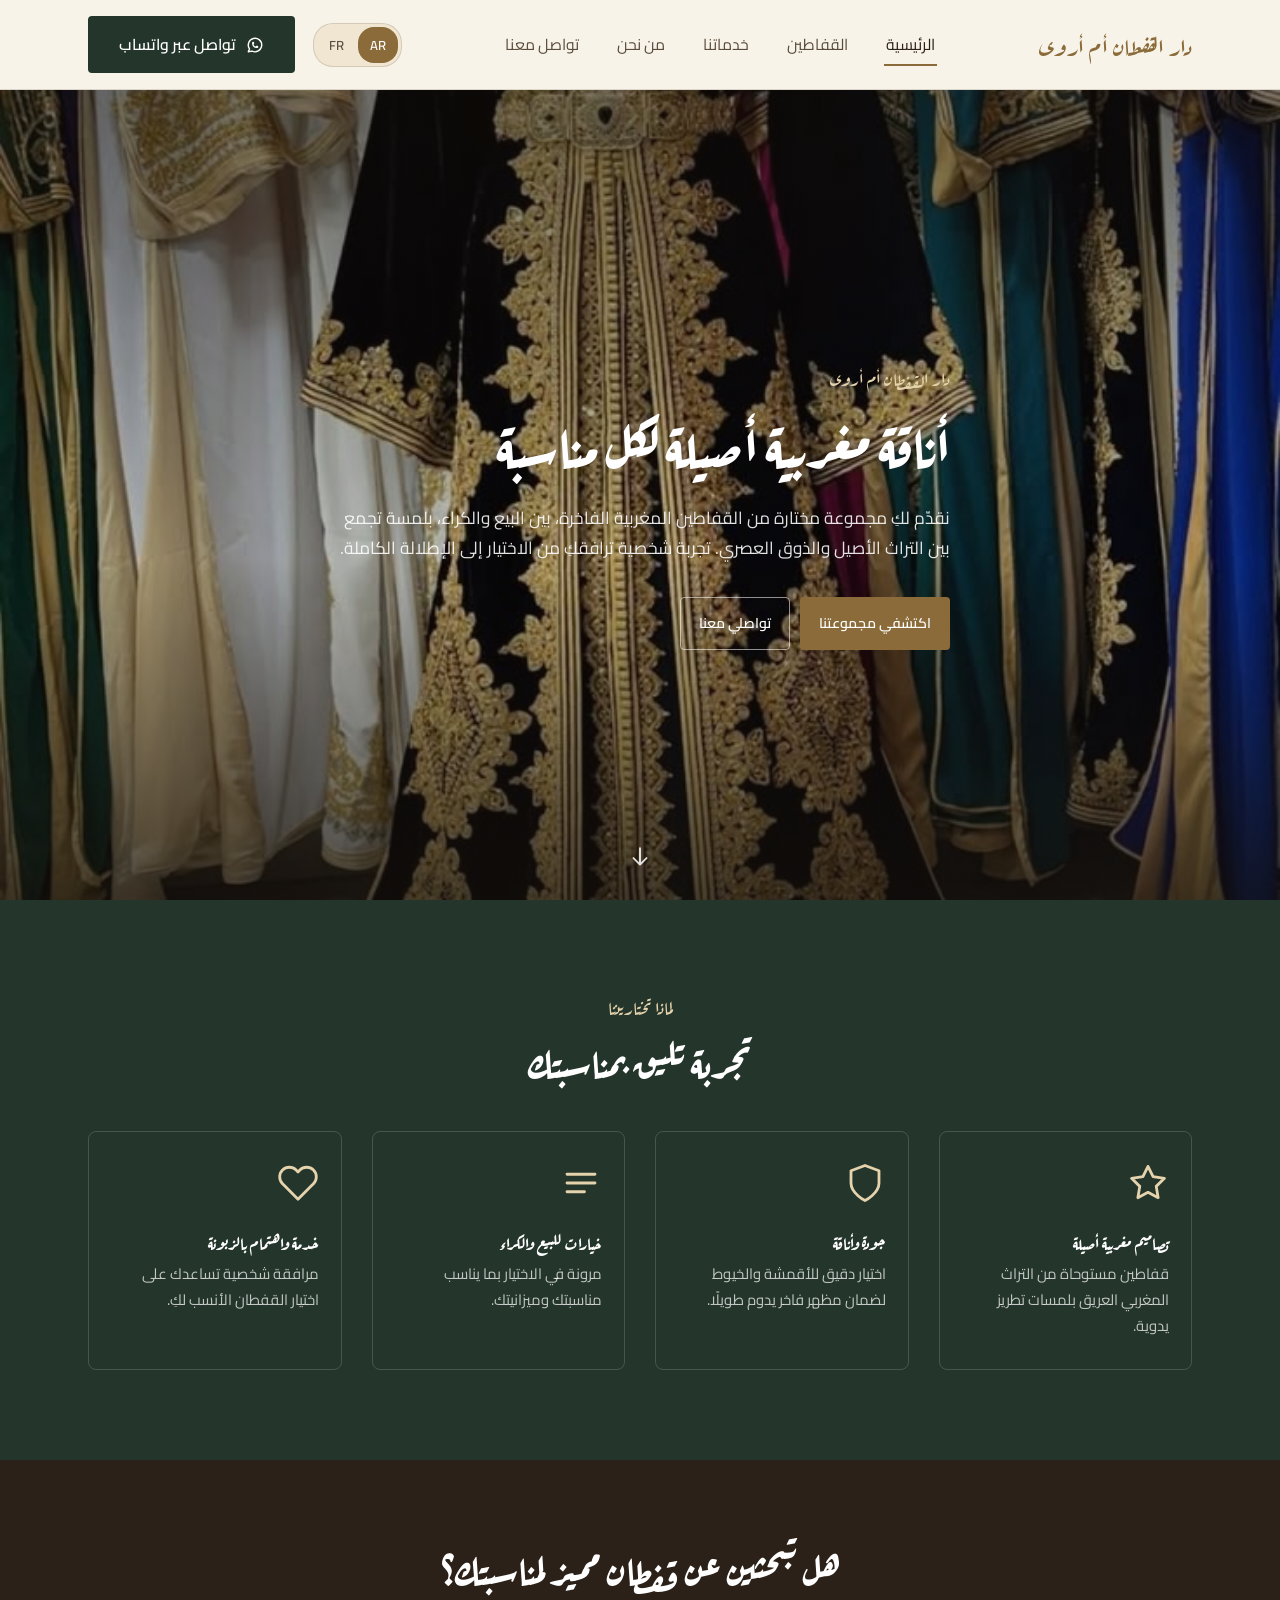
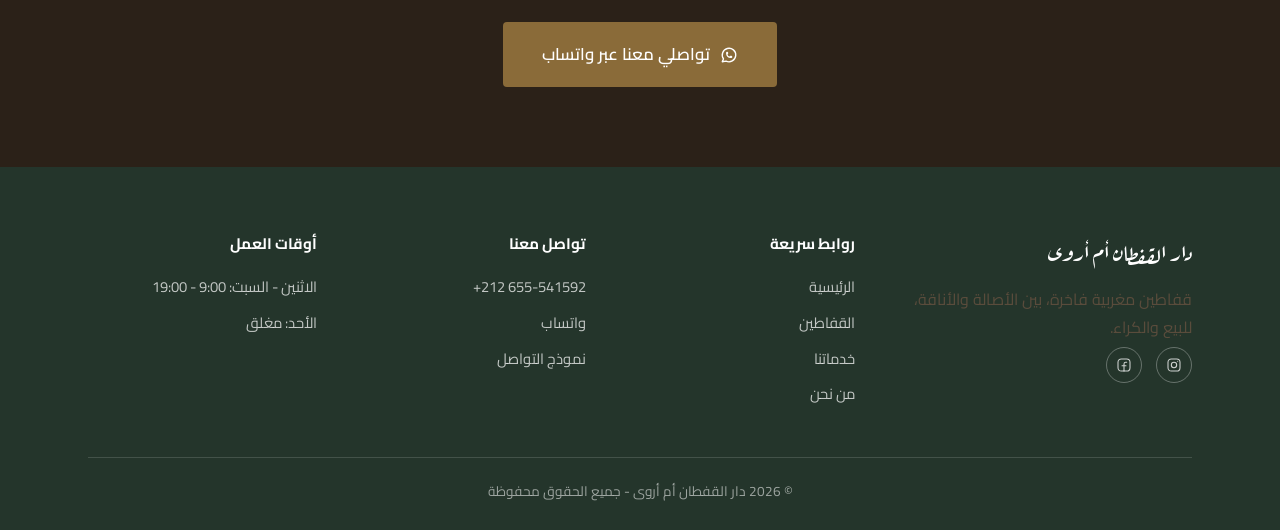
<file: index.html>
<!DOCTYPE html>
<html lang="ar" dir="rtl">
<head>
<meta charset="UTF-8">
<meta name="viewport" content="width=device-width, initial-scale=1.0">
<title data-i18n="idx_title">دار القفطان أم أروى | قفاطين مغربية فاخرة للبيع والكراء</title>
<meta name="description" content="دار القفطان أم أروى، محل متخصص في بيع وكراء القفاطين المغربية الفاخرة.بمدينة تاحناوت  تصاميم أصيلة لكل مناسبة." data-i18n-attr="content:idx_meta_desc">
<link rel="preconnect" href="https://fonts.googleapis.com">
<link rel="preconnect" href="https://fonts.gstatic.com" crossorigin>
<link href="https://fonts.googleapis.com/css2?family=Aref+Ruqaa:wght@400;700&family=Cormorant+Garamond:ital,wght@1,600&family=Cairo:wght@400;500;600;700&display=swap" rel="stylesheet">
<link rel="stylesheet" href="style.css">
</head>
<body>

<!-- ============ Header / Navbar ============ -->
<header class="site-header">
  <div class="nav-wrap">
    <a href="index.html" class="logo"><span data-i18n="brand_prefix">دار القفطان</span> <span data-i18n="brand_name">أم أروى</span></a>

    <nav class="nav-links">
      <a href="index.html" class="active" data-i18n="nav_home">الرئيسية</a>
      <a href="caftans.html" data-i18n="nav_caftans">القفاطين</a>
      <a href="services.html" data-i18n="nav_services">خدماتنا</a>
      <a href="about.html" data-i18n="nav_about">من نحن</a>
      <a href="contact.html" data-i18n="nav_contact">تواصل معنا</a>
    </nav>

    <div class="nav-cta">
      <div class="lang-switch" role="group" data-i18n-attr="aria-label:lang_switch_aria">
        <button type="button" class="lang-btn active" data-lang="ar">AR</button>
        <button type="button" class="lang-btn" data-lang="fr">FR</button>
      </div>
      <a class="btn btn-whatsapp" href="https://wa.me/212655541592" target="_blank" rel="noopener">
        <svg viewBox="0 0 24 24" fill="none" stroke="currentColor" stroke-width="1.8" stroke-linecap="round" stroke-linejoin="round"><path d="M3 21l1.65-3.8a9 9 0 1 1 3.4 2.9L3 21"/><path d="M9 10a.5.5 0 0 0 1 0v-1a.5.5 0 0 0-1 0v1a5 5 0 0 0 5 5h1a.5.5 0 0 0 0-1h-1a.5.5 0 0 0 0 1"/></svg>
        <span data-i18n="whatsapp_short">تواصل عبر واتساب</span>
      </a>
    </div>

    <button class="hamburger" aria-label="فتح القائمة" data-i18n-attr="aria-label:hamburger_aria">
      <span></span><span></span><span></span>
    </button>
  </div>

  <div class="mobile-panel">
    <a href="index.html" data-i18n="nav_home">الرئيسية</a>
    <a href="caftans.html" data-i18n="nav_caftans">القفاطين</a>
    <a href="services.html" data-i18n="nav_services">خدماتنا</a>
    <a href="about.html" data-i18n="nav_about">من نحن</a>
    <a href="contact.html" data-i18n="nav_contact">تواصل معنا</a>
    <a href="https://wa.me/212655541592" target="_blank" rel="noopener" style="color:var(--gold-deep); font-weight:700;" data-i18n="whatsapp_short">تواصل عبر واتساب</a>
    <div class="lang-switch" role="group" data-i18n-attr="aria-label:lang_switch_aria">
      <button type="button" class="lang-btn active" data-lang="ar">AR</button>
      <button type="button" class="lang-btn" data-lang="fr">FR</button>
    </div>
  </div>
</header>

<!-- ============ Hero ============ -->
<section class="hero">
  <div class="hero-image-wrap">
    <img src="The best hero.jpg" alt="قفطان مغربي فاخر بتصميم متدفق">
  </div>
  <div class="hero-overlay"></div>

  <div class="container hero-inner">
    <div class="hero-text">
      <span class="eyebrow-gold" data-i18n="brand_full">دار القفطان أم أروى</span>
      <h1 data-i18n="idx_hero_h1">أناقة مغربية أصيلة لكل مناسبة</h1>
      <p data-i18n="idx_hero_p">نقدّم لكِ مجموعة مختارة من القفاطين المغربية الفاخرة، بين البيع والكراء، بلمسة تجمع بين التراث الأصيل والذوق العصري. تجربة شخصية ترافقكِ من الاختيار إلى الإطلالة الكاملة.</p>
      <div class="hero-actions">
        <a href="caftans.html" class="btn btn-gold" data-i18n="idx_hero_cta1">اكتشفي مجموعتنا</a>
        <a href="contact.html" class="btn btn-outline-light" data-i18n="idx_hero_cta2">تواصلي معنا</a>
      </div>
    </div>
  </div>

  <a href="#why-us" class="hero-scroll" aria-label="مرري للأسفل لمشاهدة المزيد" data-i18n-attr="aria-label:idx_hero_scroll_aria">
    <svg viewBox="0 0 24 24" fill="none" stroke="currentColor" stroke-width="1.8" stroke-linecap="round" stroke-linejoin="round"><path d="M12 4v15M12 19l-6-6M12 19l6-6"/></svg>
  </a>
</section>

<!-- ============ Why us ============ -->
<section class="why-us" id="why-us">
  <div class="container">
    <div class="section-head center">
      <span class="eyebrow-gold" data-i18n="idx_why_eyebrow">لماذا تختاريننا</span>
      <h2 data-i18n="idx_why_h2">تجربة تليق بمناسبتك</h2>
    </div>
    <div class="why-grid">
      <div class="why-item">
        <svg class="icon" viewBox="0 0 24 24" fill="none" stroke="currentColor" stroke-width="1.6" stroke-linecap="round" stroke-linejoin="round"><path d="M12 2.5l2.9 5.9 6.5.95-4.7 4.58 1.1 6.47L12 17.35 6.2 20.4l1.1-6.47L2.6 9.35l6.5-.95L12 2.5z"/></svg>
        <h3 data-i18n="idx_why1_h3">تصاميم مغربية أصيلة</h3>
        <p data-i18n="idx_why1_p">قفاطين مستوحاة من التراث المغربي العريق بلمسات تطريز يدوية.</p>
      </div>
      <div class="why-item">
        <svg class="icon" viewBox="0 0 24 24" fill="none" stroke="currentColor" stroke-width="1.6" stroke-linecap="round" stroke-linejoin="round"><path d="M12 22s8-4 8-10V5l-8-3-8 3v7c0 6 8 10 8 10z"/></svg>
        <h3 data-i18n="idx_why2_h3">جودة وأناقة</h3>
        <p data-i18n="idx_why2_p">اختيار دقيق للأقمشة والخيوط لضمان مظهر فاخر يدوم طويلًا.</p>
      </div>
      <div class="why-item">
        <svg class="icon" viewBox="0 0 24 24" fill="none" stroke="currentColor" stroke-width="1.6" stroke-linecap="round" stroke-linejoin="round"><path d="M4 7h16M4 12h16M4 17h10"/></svg>
        <h3 data-i18n="idx_why3_h3">خيارات للبيع والكراء</h3>
        <p data-i18n="idx_why3_p">مرونة في الاختيار بما يناسب مناسبتك وميزانيتك.</p>
      </div>
      <div class="why-item">
        <svg class="icon" viewBox="0 0 24 24" fill="none" stroke="currentColor" stroke-width="1.6" stroke-linecap="round" stroke-linejoin="round"><path d="M20.84 4.61a5.5 5.5 0 0 0-7.78 0L12 5.67l-1.06-1.06a5.5 5.5 0 0 0-7.78 7.78l1.06 1.06L12 21.23l7.78-7.78 1.06-1.06a5.5 5.5 0 0 0 0-7.78z"/></svg>
        <h3 data-i18n="idx_why4_h3">خدمة واهتمام بالزبونة</h3>
        <p data-i18n="idx_why4_p">مرافقة شخصية تساعدك على اختيار القفطان الأنسب لكِ.</p>
      </div>
    </div>
  </div>
</section>

<!-- ============ CTA ============ -->
<section class="cta-banner">
  <div class="container">
    <h2 data-i18n="idx_cta_h2">هل تبحثين عن قفطان مميز لمناسبتك؟</h2>
    <a class="btn btn-gold" href="https://wa.me/212655541592" target="_blank" rel="noopener">
      <svg viewBox="0 0 24 24" fill="none" stroke="currentColor" stroke-width="1.8" stroke-linecap="round" stroke-linejoin="round"><path d="M3 21l1.65-3.8a9 9 0 1 1 3.4 2.9L3 21"/><path d="M9 10a.5.5 0 0 0 1 0v-1a.5.5 0 0 0-1 0v1a5 5 0 0 0 5 5h1a.5.5 0 0 0 0-1h-1a.5.5 0 0 0 0 1"/></svg>
      <span data-i18n="cta_whatsapp">تواصلي معنا عبر واتساب</span>
    </a>
  </div>
</section>

<!-- ============ Footer ============ -->
<footer class="site-footer">
  <div class="container">
    <div class="footer-grid">
      <div>
        <div class="footer-logo" data-i18n="brand_full">دار القفطان أم أروى</div>
        <p data-i18n="footer_tagline">قفاطين مغربية فاخرة، بين الأصالة والأناقة، للبيع والكراء.</p>
        <div class="footer-social">
          <a href="#" aria-label="Instagram"><svg viewBox="0 0 24 24" fill="none" stroke="currentColor" stroke-width="1.6" stroke-linecap="round" stroke-linejoin="round"><rect x="3" y="3" width="18" height="18" rx="5"/><circle cx="12" cy="12" r="4"/><circle cx="17.5" cy="6.5" r="0.8" fill="currentColor" stroke="none"/></svg></a>
          <a href="#" aria-label="Facebook"><svg viewBox="0 0 24 24" fill="none" stroke="currentColor" stroke-width="1.6" stroke-linecap="round" stroke-linejoin="round"><rect x="3" y="3" width="18" height="18" rx="5"/><path d="M16 8h-1.5a2.5 2.5 0 0 0-2.5 2.5V21M9 13h6"/></svg></a>
        </div>
      </div>
      <div class="footer-col">
        <h4 data-i18n="footer_quicklinks">روابط سريعة</h4>
        <a href="index.html" data-i18n="nav_home">الرئيسية</a>
        <a href="caftans.html" data-i18n="nav_caftans">القفاطين</a>
        <a href="services.html" data-i18n="nav_services">خدماتنا</a>
        <a href="about.html" data-i18n="nav_about">من نحن</a>
      </div>
      <div class="footer-col">
        <h4 data-i18n="footer_contact_title">تواصل معنا</h4>
        <a href="tel:+212655541592"><bdi dir="ltr">+212 655-541592</bdi></a>
        <a href="https://wa.me/212655541592" target="_blank" rel="noopener" data-i18n="footer_whatsapp_label">واتساب</a>
        <a href="contact.html" data-i18n="footer_contact_form">نموذج التواصل</a>
      </div>
      <div class="footer-col">
        <h4 data-i18n="footer_hours_title">أوقات العمل</h4>
        <p data-i18n="footer_hours_weekdays">الاثنين - السبت: 9:00 - 19:00</p>
        <p data-i18n="footer_hours_sunday">الأحد: مغلق</p>
      </div>
    </div>
    <div class="footer-bottom" data-i18n="footer_copyright">© 2026 دار القفطان أم أروى - جميع الحقوق محفوظة</div>
  </div>
</footer>

<script src="i18n.js"></script>
<script src="script.js"></script>
</body>
</html>
</file>
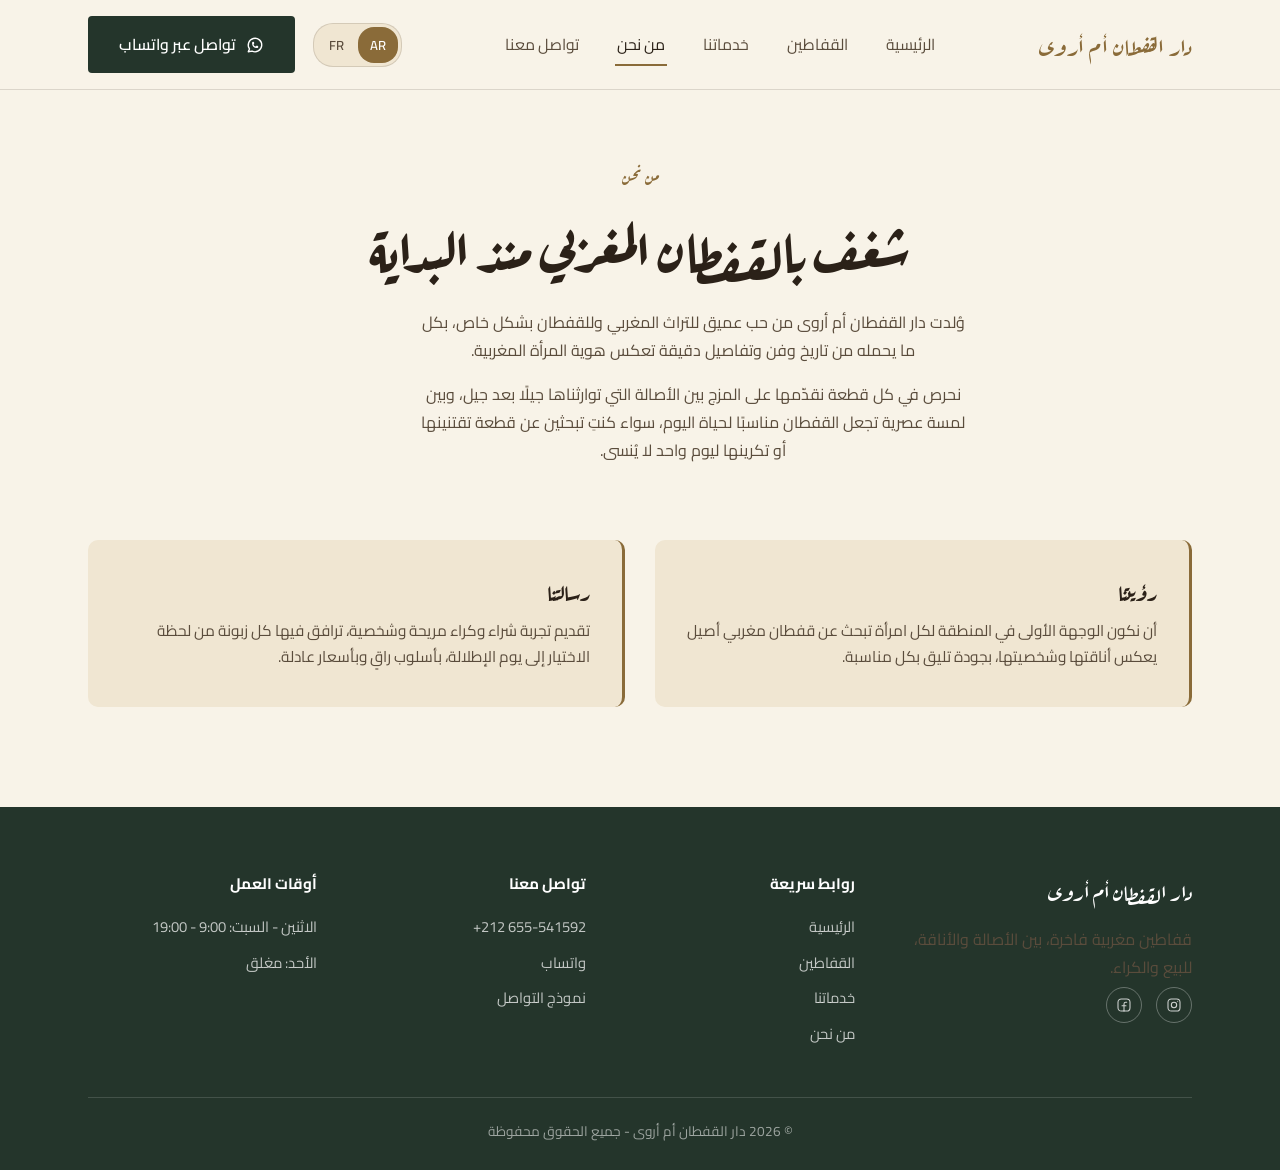
<file: about.html>
<!DOCTYPE html>
<html lang="ar" dir="rtl">
<head>
<meta charset="UTF-8">
<meta name="viewport" content="width=device-width, initial-scale=1.0">
<title data-i18n="abt_title">من نحن | دار القفطان أم أروى</title>
<meta name="description" content="تعرّفي على دار القفطان أم أروى، شغفنا بالقفطان المغربي الأصيل، ورؤيتنا في تقديم الأناقة التقليدية بلمسة عصرية." data-i18n-attr="content:abt_meta_desc">
<link rel="preconnect" href="https://fonts.googleapis.com">
<link rel="preconnect" href="https://fonts.gstatic.com" crossorigin>
<link href="https://fonts.googleapis.com/css2?family=Aref+Ruqaa:wght@400;700&family=Cormorant+Garamond:ital,wght@1,600&family=Cairo:wght@400;500;600;700&display=swap" rel="stylesheet">
<link rel="stylesheet" href="style.css">
</head>
<body>

<!-- ============ Header / Navbar ============ -->
<header class="site-header">
  <div class="nav-wrap">
    <a href="index.html" class="logo"><span data-i18n="brand_prefix">دار القفطان</span> <span data-i18n="brand_name">أم أروى</span></a>

    <nav class="nav-links">
      <a href="index.html" data-i18n="nav_home">الرئيسية</a>
      <a href="caftans.html" data-i18n="nav_caftans">القفاطين</a>
      <a href="services.html" data-i18n="nav_services">خدماتنا</a>
      <a href="about.html" class="active" data-i18n="nav_about">من نحن</a>
      <a href="contact.html" data-i18n="nav_contact">تواصل معنا</a>
    </nav>

    <div class="nav-cta">
      <div class="lang-switch" role="group" data-i18n-attr="aria-label:lang_switch_aria">
        <button type="button" class="lang-btn active" data-lang="ar">AR</button>
        <button type="button" class="lang-btn" data-lang="fr">FR</button>
      </div>
      <a class="btn btn-whatsapp" href="https://wa.me/212655541592" target="_blank" rel="noopener">
        <svg viewBox="0 0 24 24" fill="none" stroke="currentColor" stroke-width="1.8" stroke-linecap="round" stroke-linejoin="round"><path d="M3 21l1.65-3.8a9 9 0 1 1 3.4 2.9L3 21"/><path d="M9 10a.5.5 0 0 0 1 0v-1a.5.5 0 0 0-1 0v1a5 5 0 0 0 5 5h1a.5.5 0 0 0 0-1h-1a.5.5 0 0 0 0 1"/></svg>
        <span data-i18n="whatsapp_short">تواصل عبر واتساب</span>
      </a>
    </div>

    <button class="hamburger" aria-label="فتح القائمة" data-i18n-attr="aria-label:hamburger_aria">
      <span></span><span></span><span></span>
    </button>
  </div>

  <div class="mobile-panel">
    <a href="index.html" data-i18n="nav_home">الرئيسية</a>
    <a href="caftans.html" data-i18n="nav_caftans">القفاطين</a>
    <a href="services.html" data-i18n="nav_services">خدماتنا</a>
    <a href="about.html" data-i18n="nav_about">من نحن</a>
    <a href="contact.html" data-i18n="nav_contact">تواصل معنا</a>
    <a href="https://wa.me/212655541592" target="_blank" rel="noopener" style="color:var(--gold-deep); font-weight:700;" data-i18n="whatsapp_short">تواصل عبر واتساب</a>
    <div class="lang-switch" role="group" data-i18n-attr="aria-label:lang_switch_aria">
      <button type="button" class="lang-btn active" data-lang="ar">AR</button>
      <button type="button" class="lang-btn" data-lang="fr">FR</button>
    </div>
  </div>
</header>

<!-- ============ About hero ============ -->
<section class="about-hero">
  <div class="container">
    <div>
      <span class="eyebrow-gold" data-i18n="abt_hero_eyebrow">من نحن</span>
      <h1 data-i18n="abt_hero_h1">شغف بالقفطان المغربي منذ البداية</h1>
      <p data-i18n="abt_hero_p1">وُلدت دار القفطان أم أروى من حب عميق للتراث المغربي وللقفطان بشكل خاص، بكل ما يحمله من تاريخ وفن وتفاصيل دقيقة تعكس هوية المرأة المغربية.</p>
      <p data-i18n="abt_hero_p2">نحرص في كل قطعة نقدّمها على المزج بين الأصالة التي توارثناها جيلًا بعد جيل، وبين لمسة عصرية تجعل القفطان مناسبًا لحياة اليوم، سواء كنتِ تبحثين عن قطعة تقتنينها أو تكرينها ليوم واحد لا يُنسى.</p>
    </div>
  </div>
</section>

<!-- ============ Mission & Vision ============ -->
<section class="mission-vision">
  <div class="container">
    <div class="mv-grid">
      <div class="mv-card">
        <h3 data-i18n="abt_vision_h3">رؤيتنا</h3>
        <p data-i18n="abt_vision_p">أن نكون الوجهة الأولى في المنطقة لكل امرأة تبحث عن قفطان مغربي أصيل يعكس أناقتها وشخصيتها، بجودة تليق بكل مناسبة.</p>
      </div>
      <div class="mv-card">
        <h3 data-i18n="abt_mission_h3">رسالتنا</h3>
        <p data-i18n="abt_mission_p">تقديم تجربة شراء وكراء مريحة وشخصية، ترافق فيها كل زبونة من لحظة الاختيار إلى يوم الإطلالة، بأسلوب راقٍ وبأسعار عادلة.</p>
      </div>
    </div>
  </div>
</section>

<!-- ============ Footer ============ -->
<footer class="site-footer">
  <div class="container">
    <div class="footer-grid">
      <div>
        <div class="footer-logo" data-i18n="brand_full">دار القفطان أم أروى</div>
        <p data-i18n="footer_tagline">قفاطين مغربية فاخرة، بين الأصالة والأناقة، للبيع والكراء.</p>
        <div class="footer-social">
          <a href="#" aria-label="Instagram"><svg viewBox="0 0 24 24" fill="none" stroke="currentColor" stroke-width="1.6" stroke-linecap="round" stroke-linejoin="round"><rect x="3" y="3" width="18" height="18" rx="5"/><circle cx="12" cy="12" r="4"/><circle cx="17.5" cy="6.5" r="0.8" fill="currentColor" stroke="none"/></svg></a>
          <a href="#" aria-label="Facebook"><svg viewBox="0 0 24 24" fill="none" stroke="currentColor" stroke-width="1.6" stroke-linecap="round" stroke-linejoin="round"><rect x="3" y="3" width="18" height="18" rx="5"/><path d="M16 8h-1.5a2.5 2.5 0 0 0-2.5 2.5V21M9 13h6"/></svg></a>
        </div>
      </div>
      <div class="footer-col">
        <h4 data-i18n="footer_quicklinks">روابط سريعة</h4>
        <a href="index.html" data-i18n="nav_home">الرئيسية</a>
        <a href="caftans.html" data-i18n="nav_caftans">القفاطين</a>
        <a href="services.html" data-i18n="nav_services">خدماتنا</a>
        <a href="about.html" data-i18n="nav_about">من نحن</a>
      </div>
      <div class="footer-col">
        <h4 data-i18n="footer_contact_title">تواصل معنا</h4>
        <a href="tel:+212655541592"><bdi dir="ltr">+212 655-541592</bdi></a>
        <a href="https://wa.me/212655541592" target="_blank" rel="noopener" data-i18n="footer_whatsapp_label">واتساب</a>
        <a href="contact.html" data-i18n="footer_contact_form">نموذج التواصل</a>
      </div>
      <div class="footer-col">
        <h4 data-i18n="footer_hours_title">أوقات العمل</h4>
        <p data-i18n="footer_hours_weekdays">الاثنين - السبت: 9:00 - 19:00</p>
        <p data-i18n="footer_hours_sunday">الأحد: مغلق</p>
      </div>
    </div>
    <div class="footer-bottom" data-i18n="footer_copyright">© 2026 دار القفطان أم أروى - جميع الحقوق محفوظة</div>
  </div>
</footer>

<script src="i18n.js"></script>
<script src="script.js"></script>
</body>
</html>
</file>
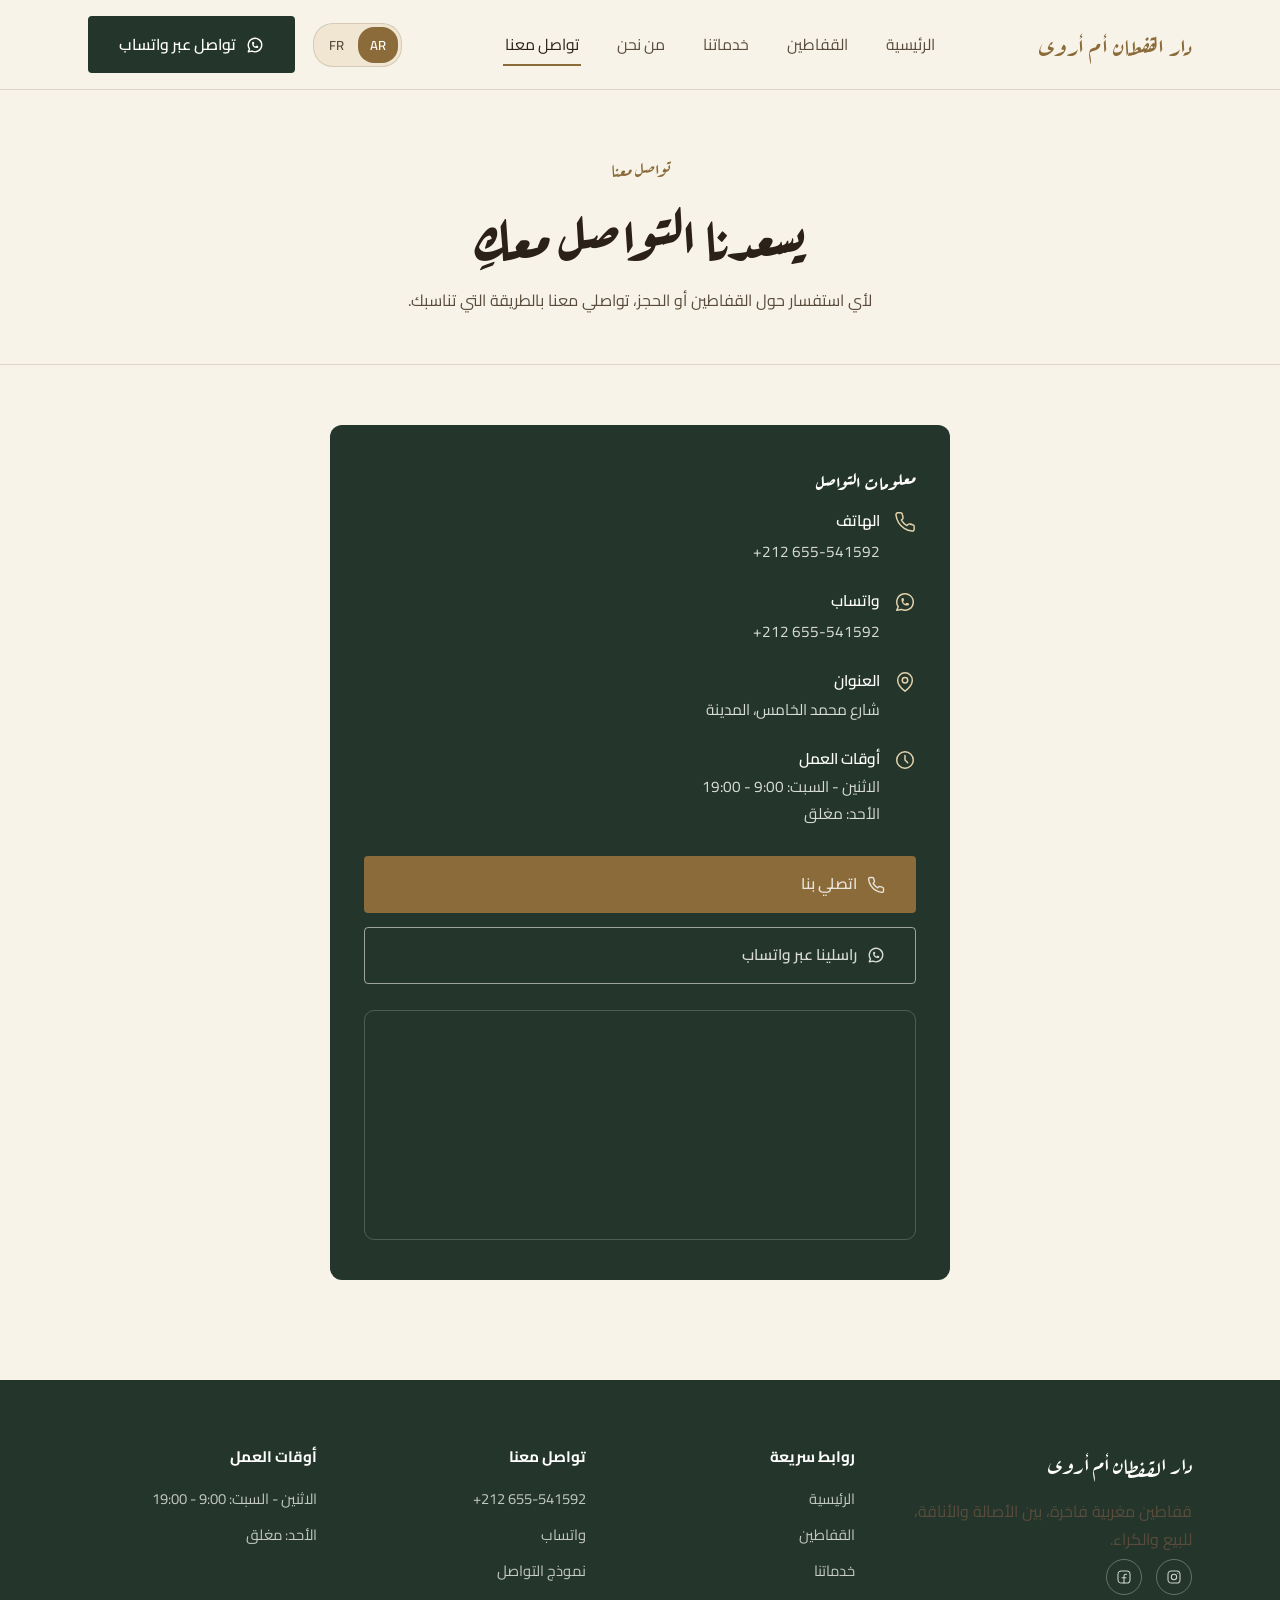
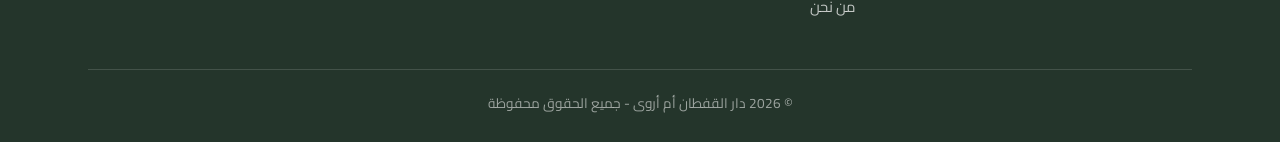
<file: contact.html>
<!DOCTYPE html>
<html lang="ar" dir="rtl">
<head>
<meta charset="UTF-8">
<meta name="viewport" content="width=device-width, initial-scale=1.0">
<title data-i18n="cnt_title">تواصل معنا | دار القفطان أم أروى</title>
<meta name="description" content="تواصلي مع دار القفطان أم أروى عبر الهاتف أو واتساب أو زيارة المحل. نسعد باستقبال استفساراتك." data-i18n-attr="content:cnt_meta_desc">
<link rel="preconnect" href="https://fonts.googleapis.com">
<link rel="preconnect" href="https://fonts.gstatic.com" crossorigin>
<link href="https://fonts.googleapis.com/css2?family=Aref+Ruqaa:wght@400;700&family=Cormorant+Garamond:ital,wght@1,600&family=Cairo:wght@400;500;600;700&display=swap" rel="stylesheet">
<link rel="stylesheet" href="style.css">
</head>
<body>

<!-- ============ Header / Navbar ============ -->
<header class="site-header">
  <div class="nav-wrap">
    <a href="index.html" class="logo"><span data-i18n="brand_prefix">دار القفطان</span> <span data-i18n="brand_name">أم أروى</span></a>

    <nav class="nav-links">
      <a href="index.html" data-i18n="nav_home">الرئيسية</a>
      <a href="caftans.html" data-i18n="nav_caftans">القفاطين</a>
      <a href="services.html" data-i18n="nav_services">خدماتنا</a>
      <a href="about.html" data-i18n="nav_about">من نحن</a>
      <a href="contact.html" class="active" data-i18n="nav_contact">تواصل معنا</a>
    </nav>

    <div class="nav-cta">
      <div class="lang-switch" role="group" data-i18n-attr="aria-label:lang_switch_aria">
        <button type="button" class="lang-btn active" data-lang="ar">AR</button>
        <button type="button" class="lang-btn" data-lang="fr">FR</button>
      </div>
      <a class="btn btn-whatsapp" href="https://wa.me/212655541592" target="_blank" rel="noopener">
        <svg viewBox="0 0 24 24" fill="none" stroke="currentColor" stroke-width="1.8" stroke-linecap="round" stroke-linejoin="round"><path d="M3 21l1.65-3.8a9 9 0 1 1 3.4 2.9L3 21"/><path d="M9 10a.5.5 0 0 0 1 0v-1a.5.5 0 0 0-1 0v1a5 5 0 0 0 5 5h1a.5.5 0 0 0 0-1h-1a.5.5 0 0 0 0 1"/></svg>
        <span data-i18n="whatsapp_short">تواصل عبر واتساب</span>
      </a>
    </div>

    <button class="hamburger" aria-label="فتح القائمة" data-i18n-attr="aria-label:hamburger_aria">
      <span></span><span></span><span></span>
    </button>
  </div>

  <div class="mobile-panel">
    <a href="index.html" data-i18n="nav_home">الرئيسية</a>
    <a href="caftans.html" data-i18n="nav_caftans">القفاطين</a>
    <a href="services.html" data-i18n="nav_services">خدماتنا</a>
    <a href="about.html" data-i18n="nav_about">من نحن</a>
    <a href="contact.html" data-i18n="nav_contact">تواصل معنا</a>
    <a href="https://wa.me/212655541592" target="_blank" rel="noopener" style="color:var(--gold-deep); font-weight:700;" data-i18n="whatsapp_short">تواصل عبر واتساب</a>
    <div class="lang-switch" role="group" data-i18n-attr="aria-label:lang_switch_aria">
      <button type="button" class="lang-btn active" data-lang="ar">AR</button>
      <button type="button" class="lang-btn" data-lang="fr">FR</button>
    </div>
  </div>
</header>

<!-- ============ Page header ============ -->
<section class="page-header">
  <div class="container">
    <span class="eyebrow-gold" data-i18n="nav_contact">تواصل معنا</span>
    <h1 data-i18n="cnt_header_h1">يسعدنا التواصل معكِ</h1>
    <p data-i18n="cnt_header_p">لأي استفسار حول القفاطين أو الحجز، تواصلي معنا بالطريقة التي تناسبك.</p>
  </div>
</section>

<!-- ============ Contact content ============ -->
<div class="container">
  <div class="contact-wrap">

    <!-- Info card -->
    <div class="contact-info-card">
      <h3 data-i18n="cnt_info_title">معلومات التواصل</h3>

      <div class="contact-row">
        <svg class="icon" viewBox="0 0 24 24" fill="none" stroke="currentColor" stroke-width="1.6" stroke-linecap="round" stroke-linejoin="round"><path d="M22 16.92v3a2 2 0 0 1-2.18 2 19.79 19.79 0 0 1-8.63-3.07 19.5 19.5 0 0 1-6-6 19.79 19.79 0 0 1-3.07-8.67A2 2 0 0 1 4.11 2h3a2 2 0 0 1 2 1.72c.13.96.36 1.9.7 2.81a2 2 0 0 1-.45 2.11L8.09 9.91a16 16 0 0 0 6 6l1.27-1.27a2 2 0 0 1 2.11-.45c.91.34 1.85.57 2.81.7A2 2 0 0 1 22 16.92z"/></svg>
        <div>
          <p style="color:#fff; font-weight:600; margin-bottom:2px;" data-i18n="cnt_phone_label">الهاتف</p>
          <a href="tel:+212655541592"><bdi dir="ltr">+212 655-541592</bdi></a>
        </div>
      </div>

      <div class="contact-row">
        <svg class="icon" viewBox="0 0 24 24" fill="none" stroke="currentColor" stroke-width="1.6" stroke-linecap="round" stroke-linejoin="round"><path d="M3 21l1.65-3.8a9 9 0 1 1 3.4 2.9L3 21"/><path d="M9 10a.5.5 0 0 0 1 0v-1a.5.5 0 0 0-1 0v1a5 5 0 0 0 5 5h1a.5.5 0 0 0 0-1h-1a.5.5 0 0 0 0 1"/></svg>
        <div>
          <p style="color:#fff; font-weight:600; margin-bottom:2px;" data-i18n="footer_whatsapp_label">واتساب</p>
          <a href="https://wa.me/212655541592" target="_blank" rel="noopener"><bdi dir="ltr">+212 655-541592</bdi></a>
        </div>
      </div>

      <div class="contact-row">
        <svg class="icon" viewBox="0 0 24 24" fill="none" stroke="currentColor" stroke-width="1.6" stroke-linecap="round" stroke-linejoin="round"><path d="M20 10c0 6-8 12-8 12s-8-6-8-12a8 8 0 0 1 16 0z"/><circle cx="12" cy="10" r="3"/></svg>
        <div>
          <p style="color:#fff; font-weight:600; margin-bottom:2px;" data-i18n="cnt_address_label">العنوان</p>
          <p data-i18n="cnt_address_value">شارع محمد الخامس، المدينة</p>
        </div>
      </div>

      <div class="contact-row">
        <svg class="icon" viewBox="0 0 24 24" fill="none" stroke="currentColor" stroke-width="1.6" stroke-linecap="round" stroke-linejoin="round"><circle cx="12" cy="12" r="9"/><path d="M12 7v5l3 3"/></svg>
        <div>
          <p style="color:#fff; font-weight:600; margin-bottom:2px;" data-i18n="footer_hours_title">أوقات العمل</p>
          <p data-i18n="footer_hours_weekdays">الاثنين - السبت: 9:00 - 19:00</p>
          <p data-i18n="footer_hours_sunday">الأحد: مغلق</p>
        </div>
      </div>

      <div class="contact-actions">
        <a class="btn btn-gold" href="tel:+212655541592">
          <svg viewBox="0 0 24 24" fill="none" stroke="currentColor" stroke-width="1.8" stroke-linecap="round" stroke-linejoin="round"><path d="M22 16.92v3a2 2 0 0 1-2.18 2 19.79 19.79 0 0 1-8.63-3.07 19.5 19.5 0 0 1-6-6 19.79 19.79 0 0 1-3.07-8.67A2 2 0 0 1 4.11 2h3a2 2 0 0 1 2 1.72c.13.96.36 1.9.7 2.81a2 2 0 0 1-.45 2.11L8.09 9.91a16 16 0 0 0 6 6l1.27-1.27a2 2 0 0 1 2.11-.45c.91.34 1.85.57 2.81.7A2 2 0 0 1 22 16.92z"/></svg>
          <span data-i18n="cnt_call_btn">اتصلي بنا</span>
        </a>
        <a class="btn btn-outline-light" href="https://wa.me/212655541592" target="_blank" rel="noopener">
          <svg viewBox="0 0 24 24" fill="none" stroke="currentColor" stroke-width="1.8" stroke-linecap="round" stroke-linejoin="round"><path d="M3 21l1.65-3.8a9 9 0 1 1 3.4 2.9L3 21"/><path d="M9 10a.5.5 0 0 0 1 0v-1a.5.5 0 0 0-1 0v1a5 5 0 0 0 5 5h1a.5.5 0 0 0 0-1h-1a.5.5 0 0 0 0 1"/></svg>
          <span data-i18n="cnt_whatsapp_btn">راسلينا عبر واتساب</span>
        </a>
      </div>

      <div class="map-placeholder">
        <iframe
          src="https://www.google.com/maps/embed?pb=!1m18!1m12!1m3!1d3406.7914762682476!2d-7.9371358999999995!3d31.364732999999998!2m3!1f0!2f0!3f0!3m2!1i1024!2i768!4f13.1!3m3!1m2!1s0xdb003000e44864b%3A0xe69a0effd0242fc6!2z2K_Yp9ixINmE2YLZgdi32KfZhiDYo9mFINin2LHZiNmJ!5e0!3m2!1sen!2sma!4v1788450697798!5m2!1sen!2sma" width="600" height="450" style="border:0;" allowfullscreen="" loading="lazy" referrerpolicy="strict-origin-when-cross-origin""
          loading="lazy"
          referrerpolicy="no-referrer-when-downgrade"
          title="موقع دار القفطان أم أروى على الخريطة (موقع افتراضي قابل للتعديل)"
          data-i18n-attr="title:cnt_map_title">
        </iframe>
      </div>
    </div>

  </div>
</div>

<!-- ============ Footer ============ -->
<footer class="site-footer">
  <div class="container">
    <div class="footer-grid">
      <div>
        <div class="footer-logo" data-i18n="brand_full">دار القفطان أم أروى</div>
        <p data-i18n="footer_tagline">قفاطين مغربية فاخرة، بين الأصالة والأناقة، للبيع والكراء.</p>
        <div class="footer-social">
          <a href="#" aria-label="Instagram"><svg viewBox="0 0 24 24" fill="none" stroke="currentColor" stroke-width="1.6" stroke-linecap="round" stroke-linejoin="round"><rect x="3" y="3" width="18" height="18" rx="5"/><circle cx="12" cy="12" r="4"/><circle cx="17.5" cy="6.5" r="0.8" fill="currentColor" stroke="none"/></svg></a>
          <a href="#" aria-label="Facebook"><svg viewBox="0 0 24 24" fill="none" stroke="currentColor" stroke-width="1.6" stroke-linecap="round" stroke-linejoin="round"><rect x="3" y="3" width="18" height="18" rx="5"/><path d="M16 8h-1.5a2.5 2.5 0 0 0-2.5 2.5V21M9 13h6"/></svg></a>
        </div>
      </div>
      <div class="footer-col">
        <h4 data-i18n="footer_quicklinks">روابط سريعة</h4>
        <a href="index.html" data-i18n="nav_home">الرئيسية</a>
        <a href="caftans.html" data-i18n="nav_caftans">القفاطين</a>
        <a href="services.html" data-i18n="nav_services">خدماتنا</a>
        <a href="about.html" data-i18n="nav_about">من نحن</a>
      </div>
      <div class="footer-col">
        <h4 data-i18n="footer_contact_title">تواصل معنا</h4>
        <a href="tel:+212655541592"><bdi dir="ltr">+212 655-541592</bdi></a>
        <a href="https://wa.me/212655541592" target="_blank" rel="noopener" data-i18n="footer_whatsapp_label">واتساب</a>
        <a href="contact.html" data-i18n="footer_contact_form">نموذج التواصل</a>
      </div>
      <div class="footer-col">
        <h4 data-i18n="footer_hours_title">أوقات العمل</h4>
        <p data-i18n="footer_hours_weekdays">الاثنين - السبت: 9:00 - 19:00</p>
        <p data-i18n="footer_hours_sunday">الأحد: مغلق</p>
      </div>
    </div>
    <div class="footer-bottom" data-i18n="footer_copyright">© 2026 دار القفطان أم أروى - جميع الحقوق محفوظة</div>
  </div>
</footer>

<script src="i18n.js"></script>
<script src="script.js"></script>
</body>
</html>
</file>
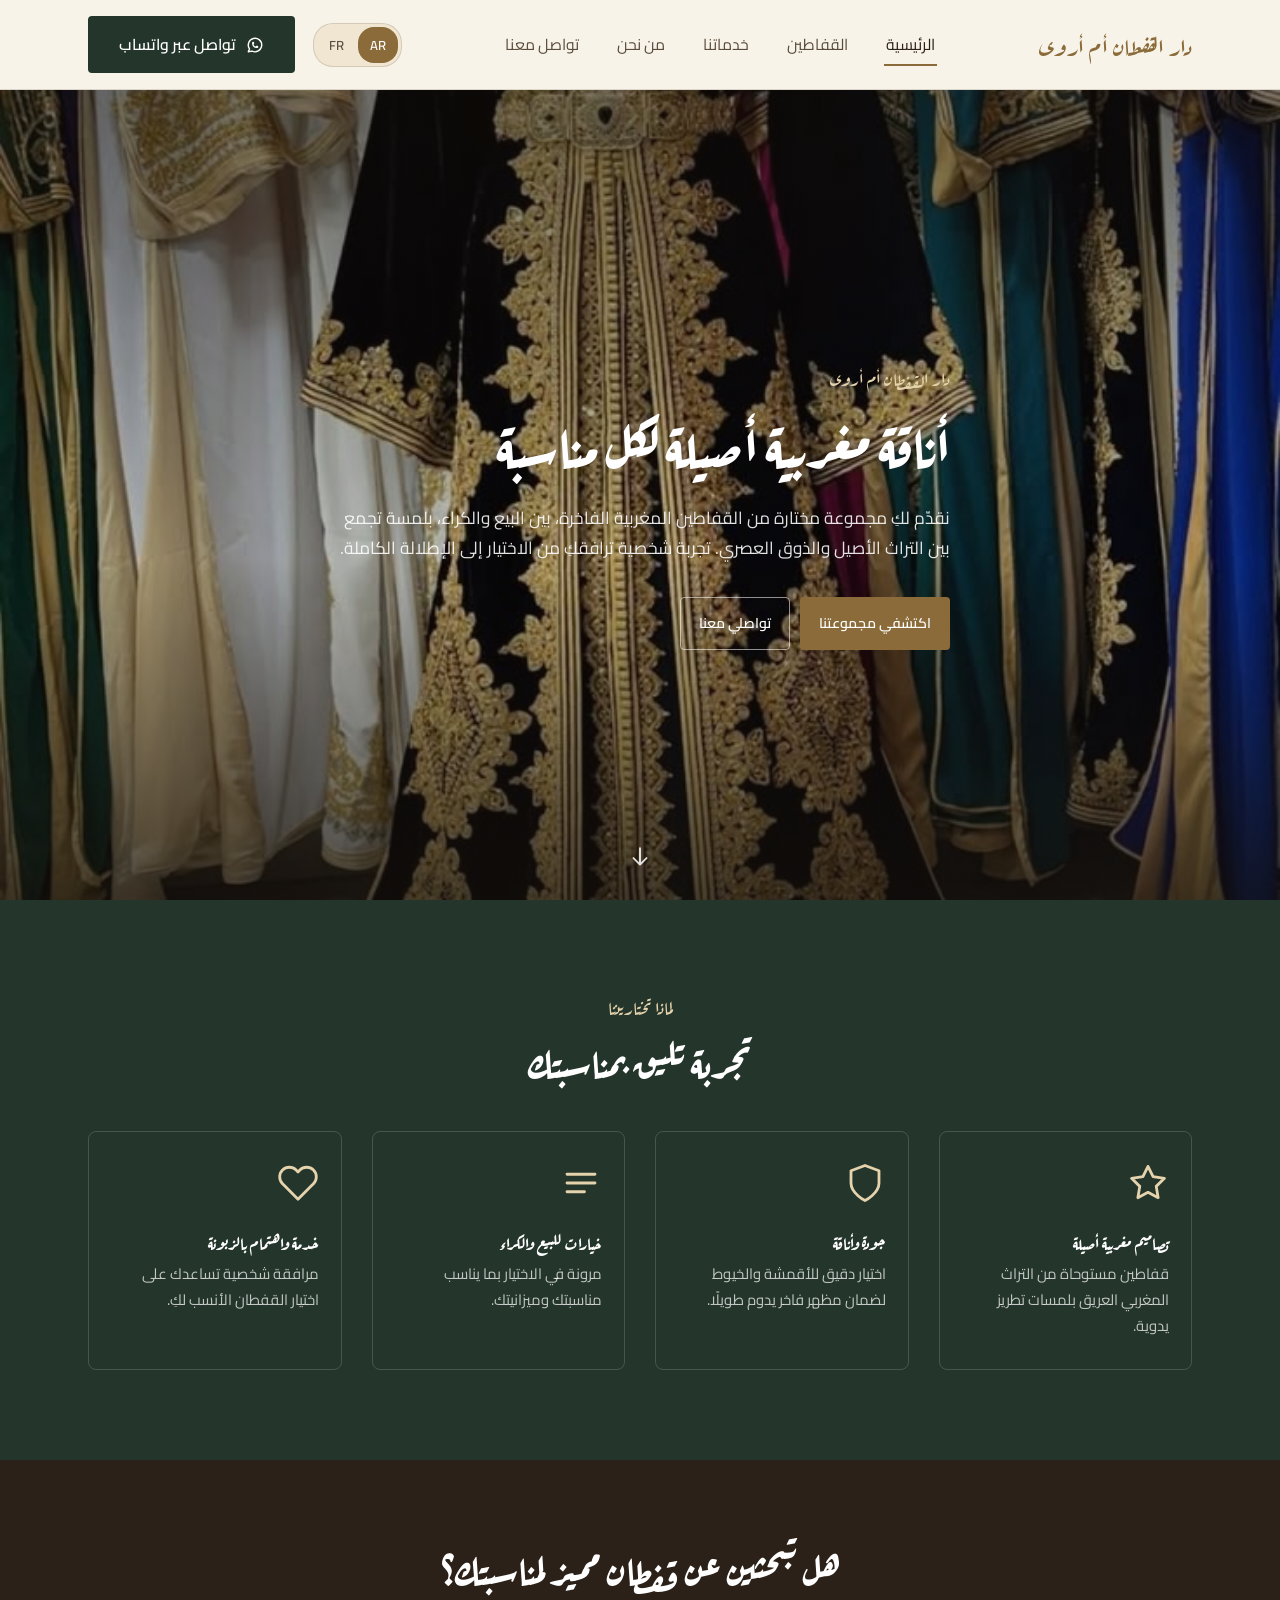
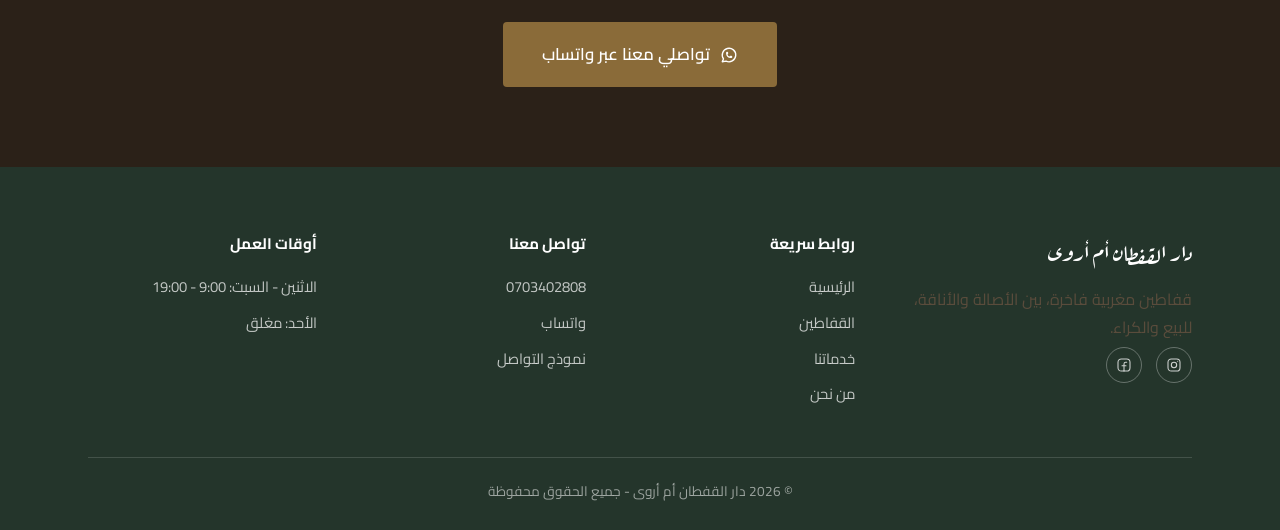
<file: index-2.html>
<!DOCTYPE html>
<html lang="ar" dir="rtl">
<head>
<meta charset="UTF-8">
<meta name="viewport" content="width=device-width, initial-scale=1.0">
<title data-i18n="idx_title">دار القفطان أم أروى | قفاطين مغربية فاخرة للبيع والكراء</title>
<meta name="description" content="دار القفطان أم أروى، محل متخصص في بيع وكراء القفاطين المغربية الفاخرة.بمدينة تاحناوت  تصاميم أصيلة لكل مناسبة." data-i18n-attr="content:idx_meta_desc">
<link rel="preconnect" href="https://fonts.googleapis.com">
<link rel="preconnect" href="https://fonts.gstatic.com" crossorigin>
<link href="https://fonts.googleapis.com/css2?family=Aref+Ruqaa:wght@400;700&family=Cormorant+Garamond:ital,wght@1,600&family=Cairo:wght@400;500;600;700&display=swap" rel="stylesheet">
<link rel="stylesheet" href="style.css">
</head>
<body>

<!-- ============ Header / Navbar ============ -->
<header class="site-header">
  <div class="nav-wrap">
    <a href="index.html" class="logo"><span data-i18n="brand_prefix">دار القفطان</span> <span data-i18n="brand_name">أم أروى</span></a>

    <nav class="nav-links">
      <a href="index.html" class="active" data-i18n="nav_home">الرئيسية</a>
      <a href="caftans.html" data-i18n="nav_caftans">القفاطين</a>
      <a href="services.html" data-i18n="nav_services">خدماتنا</a>
      <a href="about.html" data-i18n="nav_about">من نحن</a>
      <a href="contact.html" data-i18n="nav_contact">تواصل معنا</a>
    </nav>

    <div class="nav-cta">
      <div class="lang-switch" role="group" data-i18n-attr="aria-label:lang_switch_aria">
        <button type="button" class="lang-btn active" data-lang="ar">AR</button>
        <button type="button" class="lang-btn" data-lang="fr">FR</button>
      </div>
      <a class="btn btn-whatsapp" href="https://wa.me/212703402808" target="_blank" rel="noopener">
        <svg viewBox="0 0 24 24" fill="none" stroke="currentColor" stroke-width="1.8" stroke-linecap="round" stroke-linejoin="round"><path d="M3 21l1.65-3.8a9 9 0 1 1 3.4 2.9L3 21"/><path d="M9 10a.5.5 0 0 0 1 0v-1a.5.5 0 0 0-1 0v1a5 5 0 0 0 5 5h1a.5.5 0 0 0 0-1h-1a.5.5 0 0 0 0 1"/></svg>
        <span data-i18n="whatsapp_short">تواصل عبر واتساب</span>
      </a>
    </div>

    <button class="hamburger" aria-label="فتح القائمة" data-i18n-attr="aria-label:hamburger_aria">
      <span></span><span></span><span></span>
    </button>
  </div>

  <div class="mobile-panel">
    <a href="index.html" data-i18n="nav_home">الرئيسية</a>
    <a href="caftans.html" data-i18n="nav_caftans">القفاطين</a>
    <a href="services.html" data-i18n="nav_services">خدماتنا</a>
    <a href="about.html" data-i18n="nav_about">من نحن</a>
    <a href="contact.html" data-i18n="nav_contact">تواصل معنا</a>
    <a href="https://wa.me/212703402808" target="_blank" rel="noopener" style="color:var(--gold-deep); font-weight:700;" data-i18n="whatsapp_short">تواصل عبر واتساب</a>
    <div class="lang-switch" role="group" data-i18n-attr="aria-label:lang_switch_aria">
      <button type="button" class="lang-btn active" data-lang="ar">AR</button>
      <button type="button" class="lang-btn" data-lang="fr">FR</button>
    </div>
  </div>
</header>

<!-- ============ Hero ============ -->
<section class="hero">
  <div class="hero-image-wrap">
    <img src="The best hero.jpg" alt="قفطان مغربي فاخر بتصميم متدفق">
  </div>
  <div class="hero-overlay"></div>

  <div class="container hero-inner">
    <div class="hero-text">
      <span class="eyebrow-gold" data-i18n="brand_full">دار القفطان أم أروى</span>
      <h1 data-i18n="idx_hero_h1">أناقة مغربية أصيلة لكل مناسبة</h1>
      <p data-i18n="idx_hero_p">نقدّم لكِ مجموعة مختارة من القفاطين المغربية الفاخرة، بين البيع والكراء، بلمسة تجمع بين التراث الأصيل والذوق العصري. تجربة شخصية ترافقكِ من الاختيار إلى الإطلالة الكاملة.</p>
      <div class="hero-actions">
        <a href="caftans.html" class="btn btn-gold" data-i18n="idx_hero_cta1">اكتشفي مجموعتنا</a>
        <a href="contact.html" class="btn btn-outline-light" data-i18n="idx_hero_cta2">تواصلي معنا</a>
      </div>
    </div>
  </div>

  <a href="#why-us" class="hero-scroll" aria-label="مرري للأسفل لمشاهدة المزيد" data-i18n-attr="aria-label:idx_hero_scroll_aria">
    <svg viewBox="0 0 24 24" fill="none" stroke="currentColor" stroke-width="1.8" stroke-linecap="round" stroke-linejoin="round"><path d="M12 4v15M12 19l-6-6M12 19l6-6"/></svg>
  </a>
</section>

<!-- ============ Why us ============ -->
<section class="why-us" id="why-us">
  <div class="container">
    <div class="section-head center">
      <span class="eyebrow-gold" data-i18n="idx_why_eyebrow">لماذا تختاريننا</span>
      <h2 data-i18n="idx_why_h2">تجربة تليق بمناسبتك</h2>
    </div>
    <div class="why-grid">
      <div class="why-item">
        <svg class="icon" viewBox="0 0 24 24" fill="none" stroke="currentColor" stroke-width="1.6" stroke-linecap="round" stroke-linejoin="round"><path d="M12 2.5l2.9 5.9 6.5.95-4.7 4.58 1.1 6.47L12 17.35 6.2 20.4l1.1-6.47L2.6 9.35l6.5-.95L12 2.5z"/></svg>
        <h3 data-i18n="idx_why1_h3">تصاميم مغربية أصيلة</h3>
        <p data-i18n="idx_why1_p">قفاطين مستوحاة من التراث المغربي العريق بلمسات تطريز يدوية.</p>
      </div>
      <div class="why-item">
        <svg class="icon" viewBox="0 0 24 24" fill="none" stroke="currentColor" stroke-width="1.6" stroke-linecap="round" stroke-linejoin="round"><path d="M12 22s8-4 8-10V5l-8-3-8 3v7c0 6 8 10 8 10z"/></svg>
        <h3 data-i18n="idx_why2_h3">جودة وأناقة</h3>
        <p data-i18n="idx_why2_p">اختيار دقيق للأقمشة والخيوط لضمان مظهر فاخر يدوم طويلًا.</p>
      </div>
      <div class="why-item">
        <svg class="icon" viewBox="0 0 24 24" fill="none" stroke="currentColor" stroke-width="1.6" stroke-linecap="round" stroke-linejoin="round"><path d="M4 7h16M4 12h16M4 17h10"/></svg>
        <h3 data-i18n="idx_why3_h3">خيارات للبيع والكراء</h3>
        <p data-i18n="idx_why3_p">مرونة في الاختيار بما يناسب مناسبتك وميزانيتك.</p>
      </div>
      <div class="why-item">
        <svg class="icon" viewBox="0 0 24 24" fill="none" stroke="currentColor" stroke-width="1.6" stroke-linecap="round" stroke-linejoin="round"><path d="M20.84 4.61a5.5 5.5 0 0 0-7.78 0L12 5.67l-1.06-1.06a5.5 5.5 0 0 0-7.78 7.78l1.06 1.06L12 21.23l7.78-7.78 1.06-1.06a5.5 5.5 0 0 0 0-7.78z"/></svg>
        <h3 data-i18n="idx_why4_h3">خدمة واهتمام بالزبونة</h3>
        <p data-i18n="idx_why4_p">مرافقة شخصية تساعدك على اختيار القفطان الأنسب لكِ.</p>
      </div>
    </div>
  </div>
</section>

<!-- ============ CTA ============ -->
<section class="cta-banner">
  <div class="container">
    <h2 data-i18n="idx_cta_h2">هل تبحثين عن قفطان مميز لمناسبتك؟</h2>
    <a class="btn btn-gold" href="https://wa.me/212703402808" target="_blank" rel="noopener">
      <svg viewBox="0 0 24 24" fill="none" stroke="currentColor" stroke-width="1.8" stroke-linecap="round" stroke-linejoin="round"><path d="M3 21l1.65-3.8a9 9 0 1 1 3.4 2.9L3 21"/><path d="M9 10a.5.5 0 0 0 1 0v-1a.5.5 0 0 0-1 0v1a5 5 0 0 0 5 5h1a.5.5 0 0 0 0-1h-1a.5.5 0 0 0 0 1"/></svg>
      <span data-i18n="cta_whatsapp">تواصلي معنا عبر واتساب</span>
    </a>
  </div>
</section>

<!-- ============ Footer ============ -->
<footer class="site-footer">
  <div class="container">
    <div class="footer-grid">
      <div>
        <div class="footer-logo" data-i18n="brand_full">دار القفطان أم أروى</div>
        <p data-i18n="footer_tagline">قفاطين مغربية فاخرة، بين الأصالة والأناقة، للبيع والكراء.</p>
        <div class="footer-social">
          <a href="#" aria-label="Instagram"><svg viewBox="0 0 24 24" fill="none" stroke="currentColor" stroke-width="1.6" stroke-linecap="round" stroke-linejoin="round"><rect x="3" y="3" width="18" height="18" rx="5"/><circle cx="12" cy="12" r="4"/><circle cx="17.5" cy="6.5" r="0.8" fill="currentColor" stroke="none"/></svg></a>
          <a href="#" aria-label="Facebook"><svg viewBox="0 0 24 24" fill="none" stroke="currentColor" stroke-width="1.6" stroke-linecap="round" stroke-linejoin="round"><rect x="3" y="3" width="18" height="18" rx="5"/><path d="M16 8h-1.5a2.5 2.5 0 0 0-2.5 2.5V21M9 13h6"/></svg></a>
        </div>
      </div>
      <div class="footer-col">
        <h4 data-i18n="footer_quicklinks">روابط سريعة</h4>
        <a href="index.html" data-i18n="nav_home">الرئيسية</a>
        <a href="caftans.html" data-i18n="nav_caftans">القفاطين</a>
        <a href="services.html" data-i18n="nav_services">خدماتنا</a>
        <a href="about.html" data-i18n="nav_about">من نحن</a>
      </div>
      <div class="footer-col">
        <h4 data-i18n="footer_contact_title">تواصل معنا</h4>
        <a href="tel:0703402808">0703402808</a>
        <a href="https://wa.me/212703402808" target="_blank" rel="noopener" data-i18n="footer_whatsapp_label">واتساب</a>
        <a href="contact.html" data-i18n="footer_contact_form">نموذج التواصل</a>
      </div>
      <div class="footer-col">
        <h4 data-i18n="footer_hours_title">أوقات العمل</h4>
        <p data-i18n="footer_hours_weekdays">الاثنين - السبت: 9:00 - 19:00</p>
        <p data-i18n="footer_hours_sunday">الأحد: مغلق</p>
      </div>
    </div>
    <div class="footer-bottom" data-i18n="footer_copyright">© 2026 دار القفطان أم أروى - جميع الحقوق محفوظة</div>
  </div>
</footer>

<script src="i18n.js"></script>
<script src="script.js"></script>
</body>
</html>
</file>
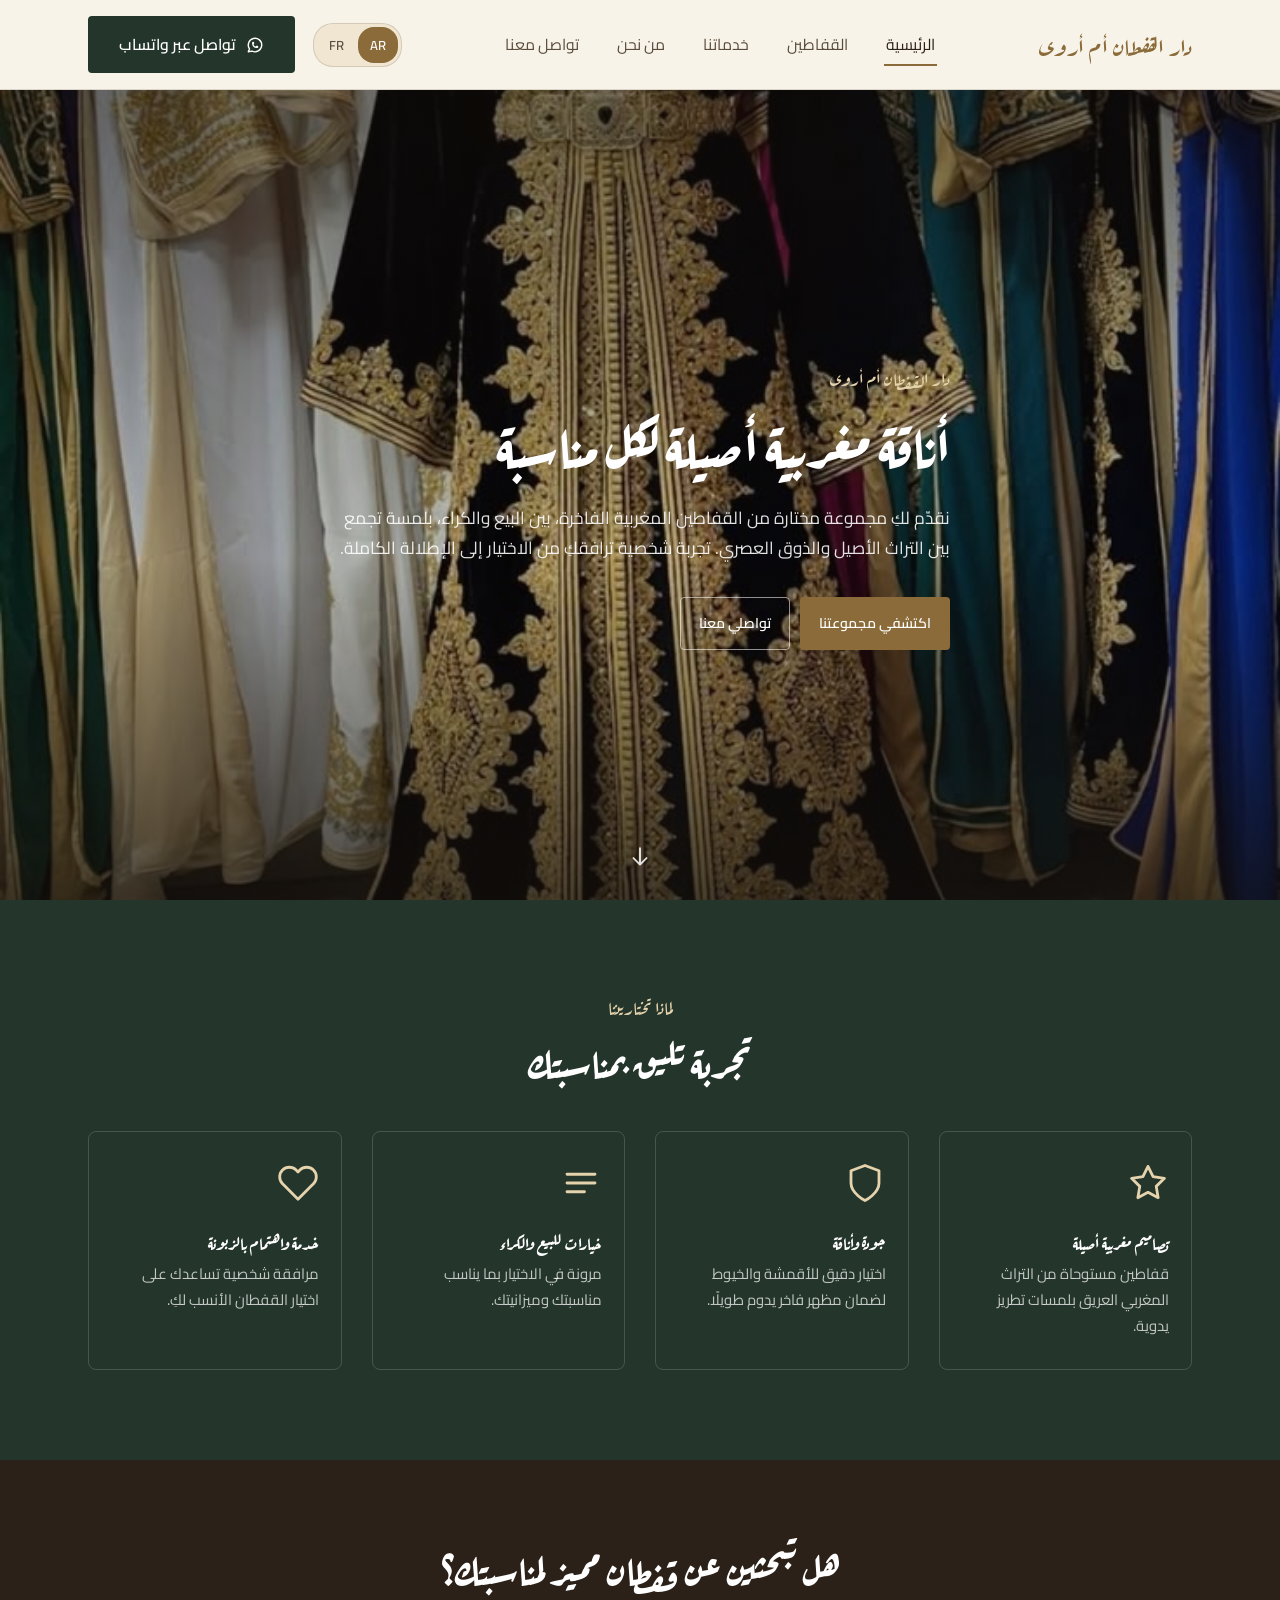
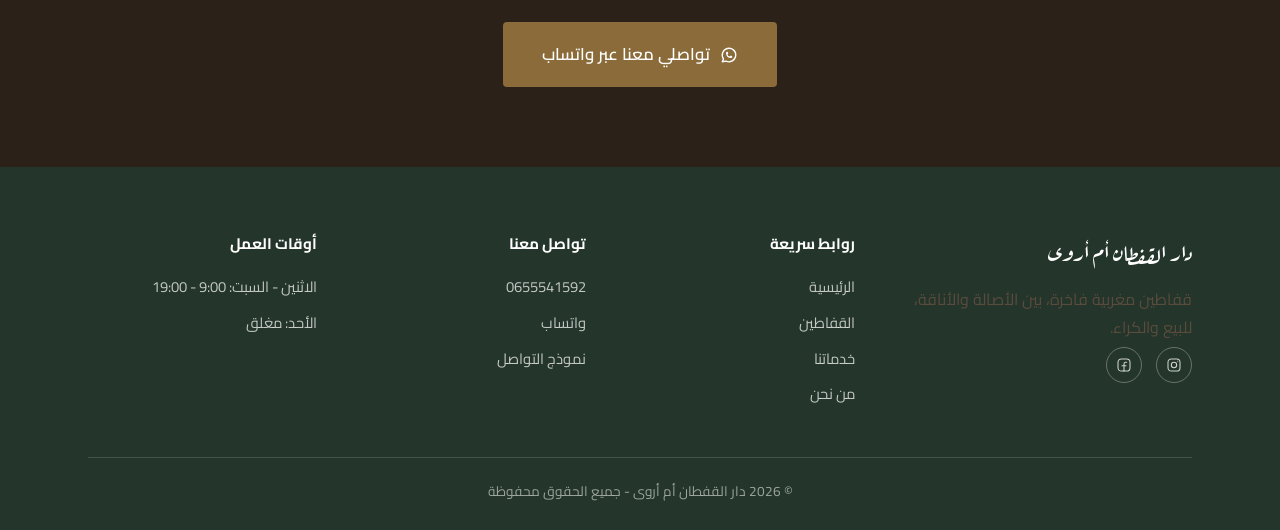
<file: indexf.html>
<!DOCTYPE html>
<html lang="ar" dir="rtl">
<head>
<meta charset="UTF-8">
<meta name="viewport" content="width=device-width, initial-scale=1.0">
<title data-i18n="idx_title">دار القفطان أم أروى | قفاطين مغربية فاخرة للبيع والكراء</title>
<meta name="description" content="دار القفطان أم أروى، محل متخصص في بيع وكراء القفاطين المغربية الفاخرة.بمدينة تاحناوت  تصاميم أصيلة لكل مناسبة." data-i18n-attr="content:idx_meta_desc">
<link rel="preconnect" href="https://fonts.googleapis.com">
<link rel="preconnect" href="https://fonts.gstatic.com" crossorigin>
<link href="https://fonts.googleapis.com/css2?family=Aref+Ruqaa:wght@400;700&family=Cormorant+Garamond:ital,wght@1,600&family=Cairo:wght@400;500;600;700&display=swap" rel="stylesheet">
<link rel="stylesheet" href="style.css">
</head>
<body>

<!-- ============ Header / Navbar ============ -->
<header class="site-header">
  <div class="nav-wrap">
    <a href="index.html" class="logo"><span data-i18n="brand_prefix">دار القفطان</span> <span data-i18n="brand_name">أم أروى</span></a>

    <nav class="nav-links">
      <a href="index.html" class="active" data-i18n="nav_home">الرئيسية</a>
      <a href="caftans.html" data-i18n="nav_caftans">القفاطين</a>
      <a href="services.html" data-i18n="nav_services">خدماتنا</a>
      <a href="about.html" data-i18n="nav_about">من نحن</a>
      <a href="contact.html" data-i18n="nav_contact">تواصل معنا</a>
    </nav>

    <div class="nav-cta">
      <div class="lang-switch" role="group" data-i18n-attr="aria-label:lang_switch_aria">
        <button type="button" class="lang-btn active" data-lang="ar">AR</button>
        <button type="button" class="lang-btn" data-lang="fr">FR</button>
      </div>
      <a class="btn btn-whatsapp" href="https://wa.me/212655541592" target="_blank" rel="noopener">
        <svg viewBox="0 0 24 24" fill="none" stroke="currentColor" stroke-width="1.8" stroke-linecap="round" stroke-linejoin="round"><path d="M3 21l1.65-3.8a9 9 0 1 1 3.4 2.9L3 21"/><path d="M9 10a.5.5 0 0 0 1 0v-1a.5.5 0 0 0-1 0v1a5 5 0 0 0 5 5h1a.5.5 0 0 0 0-1h-1a.5.5 0 0 0 0 1"/></svg>
        <span data-i18n="whatsapp_short">تواصل عبر واتساب</span>
      </a>
    </div>

    <button class="hamburger" aria-label="فتح القائمة" data-i18n-attr="aria-label:hamburger_aria">
      <span></span><span></span><span></span>
    </button>
  </div>

  <div class="mobile-panel">
    <a href="index.html" data-i18n="nav_home">الرئيسية</a>
    <a href="caftans.html" data-i18n="nav_caftans">القفاطين</a>
    <a href="services.html" data-i18n="nav_services">خدماتنا</a>
    <a href="about.html" data-i18n="nav_about">من نحن</a>
    <a href="contact.html" data-i18n="nav_contact">تواصل معنا</a>
    <a href="https://wa.me/212655541592" target="_blank" rel="noopener" style="color:var(--gold-deep); font-weight:700;" data-i18n="whatsapp_short">تواصل عبر واتساب</a>
    <div class="lang-switch" role="group" data-i18n-attr="aria-label:lang_switch_aria">
      <button type="button" class="lang-btn active" data-lang="ar">AR</button>
      <button type="button" class="lang-btn" data-lang="fr">FR</button>
    </div>
  </div>
</header>

<!-- ============ Hero ============ -->
<section class="hero">
  <div class="hero-image-wrap">
    <img src="The best hero.jpg" alt="قفطان مغربي فاخر بتصميم متدفق">
  </div>
  <div class="hero-overlay"></div>

  <div class="container hero-inner">
    <div class="hero-text">
      <span class="eyebrow-gold" data-i18n="brand_full">دار القفطان أم أروى</span>
      <h1 data-i18n="idx_hero_h1">أناقة مغربية أصيلة لكل مناسبة</h1>
      <p data-i18n="idx_hero_p">نقدّم لكِ مجموعة مختارة من القفاطين المغربية الفاخرة، بين البيع والكراء، بلمسة تجمع بين التراث الأصيل والذوق العصري. تجربة شخصية ترافقكِ من الاختيار إلى الإطلالة الكاملة.</p>
      <div class="hero-actions">
        <a href="caftans.html" class="btn btn-gold" data-i18n="idx_hero_cta1">اكتشفي مجموعتنا</a>
        <a href="contact.html" class="btn btn-outline-light" data-i18n="idx_hero_cta2">تواصلي معنا</a>
      </div>
    </div>
  </div>

  <a href="#why-us" class="hero-scroll" aria-label="مرري للأسفل لمشاهدة المزيد" data-i18n-attr="aria-label:idx_hero_scroll_aria">
    <svg viewBox="0 0 24 24" fill="none" stroke="currentColor" stroke-width="1.8" stroke-linecap="round" stroke-linejoin="round"><path d="M12 4v15M12 19l-6-6M12 19l6-6"/></svg>
  </a>
</section>

<!-- ============ Why us ============ -->
<section class="why-us" id="why-us">
  <div class="container">
    <div class="section-head center">
      <span class="eyebrow-gold" data-i18n="idx_why_eyebrow">لماذا تختاريننا</span>
      <h2 data-i18n="idx_why_h2">تجربة تليق بمناسبتك</h2>
    </div>
    <div class="why-grid">
      <div class="why-item">
        <svg class="icon" viewBox="0 0 24 24" fill="none" stroke="currentColor" stroke-width="1.6" stroke-linecap="round" stroke-linejoin="round"><path d="M12 2.5l2.9 5.9 6.5.95-4.7 4.58 1.1 6.47L12 17.35 6.2 20.4l1.1-6.47L2.6 9.35l6.5-.95L12 2.5z"/></svg>
        <h3 data-i18n="idx_why1_h3">تصاميم مغربية أصيلة</h3>
        <p data-i18n="idx_why1_p">قفاطين مستوحاة من التراث المغربي العريق بلمسات تطريز يدوية.</p>
      </div>
      <div class="why-item">
        <svg class="icon" viewBox="0 0 24 24" fill="none" stroke="currentColor" stroke-width="1.6" stroke-linecap="round" stroke-linejoin="round"><path d="M12 22s8-4 8-10V5l-8-3-8 3v7c0 6 8 10 8 10z"/></svg>
        <h3 data-i18n="idx_why2_h3">جودة وأناقة</h3>
        <p data-i18n="idx_why2_p">اختيار دقيق للأقمشة والخيوط لضمان مظهر فاخر يدوم طويلًا.</p>
      </div>
      <div class="why-item">
        <svg class="icon" viewBox="0 0 24 24" fill="none" stroke="currentColor" stroke-width="1.6" stroke-linecap="round" stroke-linejoin="round"><path d="M4 7h16M4 12h16M4 17h10"/></svg>
        <h3 data-i18n="idx_why3_h3">خيارات للبيع والكراء</h3>
        <p data-i18n="idx_why3_p">مرونة في الاختيار بما يناسب مناسبتك وميزانيتك.</p>
      </div>
      <div class="why-item">
        <svg class="icon" viewBox="0 0 24 24" fill="none" stroke="currentColor" stroke-width="1.6" stroke-linecap="round" stroke-linejoin="round"><path d="M20.84 4.61a5.5 5.5 0 0 0-7.78 0L12 5.67l-1.06-1.06a5.5 5.5 0 0 0-7.78 7.78l1.06 1.06L12 21.23l7.78-7.78 1.06-1.06a5.5 5.5 0 0 0 0-7.78z"/></svg>
        <h3 data-i18n="idx_why4_h3">خدمة واهتمام بالزبونة</h3>
        <p data-i18n="idx_why4_p">مرافقة شخصية تساعدك على اختيار القفطان الأنسب لكِ.</p>
      </div>
    </div>
  </div>
</section>

<!-- ============ CTA ============ -->
<section class="cta-banner">
  <div class="container">
    <h2 data-i18n="idx_cta_h2">هل تبحثين عن قفطان مميز لمناسبتك؟</h2>
    <a class="btn btn-gold" href="https://wa.me/212655541592" target="_blank" rel="noopener">
      <svg viewBox="0 0 24 24" fill="none" stroke="currentColor" stroke-width="1.8" stroke-linecap="round" stroke-linejoin="round"><path d="M3 21l1.65-3.8a9 9 0 1 1 3.4 2.9L3 21"/><path d="M9 10a.5.5 0 0 0 1 0v-1a.5.5 0 0 0-1 0v1a5 5 0 0 0 5 5h1a.5.5 0 0 0 0-1h-1a.5.5 0 0 0 0 1"/></svg>
      <span data-i18n="cta_whatsapp">تواصلي معنا عبر واتساب</span>
    </a>
  </div>
</section>

<!-- ============ Footer ============ -->
<footer class="site-footer">
  <div class="container">
    <div class="footer-grid">
      <div>
        <div class="footer-logo" data-i18n="brand_full">دار القفطان أم أروى</div>
        <p data-i18n="footer_tagline">قفاطين مغربية فاخرة، بين الأصالة والأناقة، للبيع والكراء.</p>
        <div class="footer-social">
          <a href="#" aria-label="Instagram"><svg viewBox="0 0 24 24" fill="none" stroke="currentColor" stroke-width="1.6" stroke-linecap="round" stroke-linejoin="round"><rect x="3" y="3" width="18" height="18" rx="5"/><circle cx="12" cy="12" r="4"/><circle cx="17.5" cy="6.5" r="0.8" fill="currentColor" stroke="none"/></svg></a>
          <a href="#" aria-label="Facebook"><svg viewBox="0 0 24 24" fill="none" stroke="currentColor" stroke-width="1.6" stroke-linecap="round" stroke-linejoin="round"><rect x="3" y="3" width="18" height="18" rx="5"/><path d="M16 8h-1.5a2.5 2.5 0 0 0-2.5 2.5V21M9 13h6"/></svg></a>
        </div>
      </div>
      <div class="footer-col">
        <h4 data-i18n="footer_quicklinks">روابط سريعة</h4>
        <a href="index.html" data-i18n="nav_home">الرئيسية</a>
        <a href="caftans.html" data-i18n="nav_caftans">القفاطين</a>
        <a href="services.html" data-i18n="nav_services">خدماتنا</a>
        <a href="about.html" data-i18n="nav_about">من نحن</a>
      </div>
      <div class="footer-col">
        <h4 data-i18n="footer_contact_title">تواصل معنا</h4>
        <a href="tel:0655541592">0655541592</a>
        <a href="https://wa.me/212655541592" target="_blank" rel="noopener" data-i18n="footer_whatsapp_label">واتساب</a>
        <a href="contact.html" data-i18n="footer_contact_form">نموذج التواصل</a>
      </div>
      <div class="footer-col">
        <h4 data-i18n="footer_hours_title">أوقات العمل</h4>
        <p data-i18n="footer_hours_weekdays">الاثنين - السبت: 9:00 - 19:00</p>
        <p data-i18n="footer_hours_sunday">الأحد: مغلق</p>
      </div>
    </div>
    <div class="footer-bottom" data-i18n="footer_copyright">© 2026 دار القفطان أم أروى - جميع الحقوق محفوظة</div>
  </div>
</footer>

<script src="i18n.js"></script>
<script src="script.js"></script>
</body>
</html>
</file>
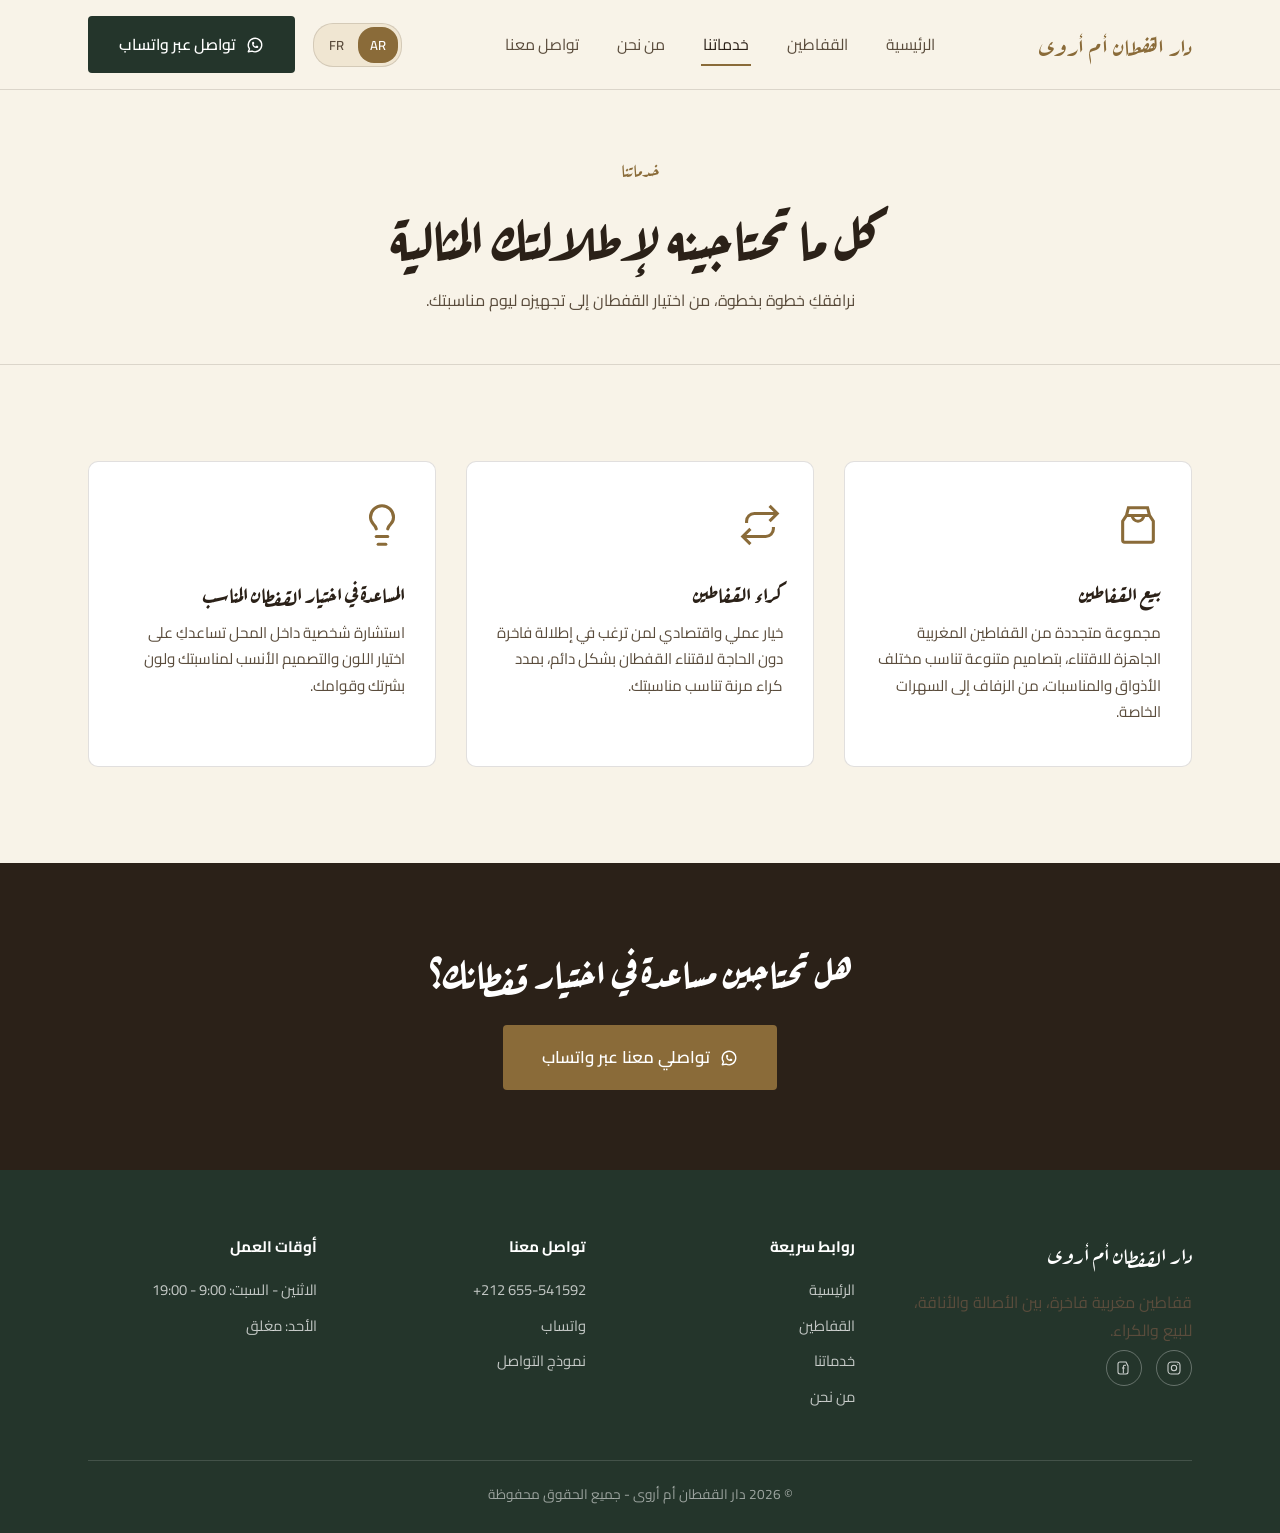
<file: services.html>
<!DOCTYPE html>
<html lang="ar" dir="rtl">
<head>
<meta charset="UTF-8">
<meta name="viewport" content="width=device-width, initial-scale=1.0">
<title data-i18n="srv_title">خدماتنا | دار القفطان أم أروى</title>
<meta name="description" content="خدمات دار القفطان أم أروى: بيع القفاطين، كراء القفاطين، والمساعدة في اختيار القفطان المناسب لمناسبتك." data-i18n-attr="content:srv_meta_desc">
<link rel="preconnect" href="https://fonts.googleapis.com">
<link rel="preconnect" href="https://fonts.gstatic.com" crossorigin>
<link href="https://fonts.googleapis.com/css2?family=Aref+Ruqaa:wght@400;700&family=Cormorant+Garamond:ital,wght@1,600&family=Cairo:wght@400;500;600;700&display=swap" rel="stylesheet">
<link rel="stylesheet" href="style.css">
</head>
<body>

<!-- ============ Header / Navbar ============ -->
<header class="site-header">
  <div class="nav-wrap">
    <a href="index.html" class="logo"><span data-i18n="brand_prefix">دار القفطان</span> <span data-i18n="brand_name">أم أروى</span></a>

    <nav class="nav-links">
      <a href="index.html" data-i18n="nav_home">الرئيسية</a>
      <a href="caftans.html" data-i18n="nav_caftans">القفاطين</a>
      <a href="services.html" class="active" data-i18n="nav_services">خدماتنا</a>
      <a href="about.html" data-i18n="nav_about">من نحن</a>
      <a href="contact.html" data-i18n="nav_contact">تواصل معنا</a>
    </nav>

    <div class="nav-cta">
      <div class="lang-switch" role="group" data-i18n-attr="aria-label:lang_switch_aria">
        <button type="button" class="lang-btn active" data-lang="ar">AR</button>
        <button type="button" class="lang-btn" data-lang="fr">FR</button>
      </div>
      <a class="btn btn-whatsapp" href="https://wa.me/212655541592" target="_blank" rel="noopener">
        <svg viewBox="0 0 24 24" fill="none" stroke="currentColor" stroke-width="1.8" stroke-linecap="round" stroke-linejoin="round"><path d="M3 21l1.65-3.8a9 9 0 1 1 3.4 2.9L3 21"/><path d="M9 10a.5.5 0 0 0 1 0v-1a.5.5 0 0 0-1 0v1a5 5 0 0 0 5 5h1a.5.5 0 0 0 0-1h-1a.5.5 0 0 0 0 1"/></svg>
        <span data-i18n="whatsapp_short">تواصل عبر واتساب</span>
      </a>
    </div>

    <button class="hamburger" aria-label="فتح القائمة" data-i18n-attr="aria-label:hamburger_aria">
      <span></span><span></span><span></span>
    </button>
  </div>

  <div class="mobile-panel">
    <a href="index.html" data-i18n="nav_home">الرئيسية</a>
    <a href="caftans.html" data-i18n="nav_caftans">القفاطين</a>
    <a href="services.html" data-i18n="nav_services">خدماتنا</a>
    <a href="about.html" data-i18n="nav_about">من نحن</a>
    <a href="contact.html" data-i18n="nav_contact">تواصل معنا</a>
    <a href="https://wa.me/212655541592" target="_blank" rel="noopener" style="color:var(--gold-deep); font-weight:700;" data-i18n="whatsapp_short">تواصل عبر واتساب</a>
    <div class="lang-switch" role="group" data-i18n-attr="aria-label:lang_switch_aria">
      <button type="button" class="lang-btn active" data-lang="ar">AR</button>
      <button type="button" class="lang-btn" data-lang="fr">FR</button>
    </div>
  </div>
</header>

<!-- ============ Page header ============ -->
<section class="page-header">
  <div class="container">
    <span class="eyebrow-gold" data-i18n="srv_header_eyebrow">خدماتنا</span>
    <h1 data-i18n="srv_header_h1">كل ما تحتاجينه لإطلالتك المثالية</h1>
    <p data-i18n="srv_header_p">نرافقكِ خطوة بخطوة، من اختيار القفطان إلى تجهيزه ليوم مناسبتك.</p>
  </div>
</section>

<!-- ============ Services ============ -->
<section class="section">
  <div class="container">
    <div class="services-grid">

      <div class="service-card">
        <svg class="icon" viewBox="0 0 24 24" fill="none" stroke="currentColor" stroke-width="1.6"><path d="M6 7l1-4h10l1 4M6 7l-2 3v10a1 1 0 0 0 1 1h14a1 1 0 0 0 1-1V10l-2-3M6 7h12"/><path d="M9 7a3 3 0 0 0 6 0"/></svg>
        <h3 data-i18n="srv1_h3">بيع القفاطين</h3>
        <p data-i18n="srv1_p">مجموعة متجددة من القفاطين المغربية الجاهزة للاقتناء، بتصاميم متنوعة تناسب مختلف الأذواق والمناسبات، من الزفاف إلى السهرات الخاصة.</p>
      </div>

      <div class="service-card">
        <svg class="icon" viewBox="0 0 24 24" fill="none" stroke="currentColor" stroke-width="1.6"><path d="M17 2l4 4-4 4M21 6H9a4 4 0 0 0-4 4v1M7 22l-4-4 4-4M3 18h12a4 4 0 0 0 4-4v-1"/></svg>
        <h3 data-i18n="srv2_h3">كراء القفاطين</h3>
        <p data-i18n="srv2_p">خيار عملي واقتصادي لمن ترغب في إطلالة فاخرة دون الحاجة لاقتناء القفطان بشكل دائم، بمدد كراء مرنة تناسب مناسبتك.</p>
      </div>

      <div class="service-card">
        <svg class="icon" viewBox="0 0 24 24" fill="none" stroke="currentColor" stroke-width="1.6" stroke-linecap="round" stroke-linejoin="round"><path d="M15 14c.2-1 .7-1.7 1.5-2.5 1-.9 1.5-2.2 1.5-3.5A6 6 0 0 0 6 8c0 1 .2 2.2 1.5 3.5.7.7 1.3 1.5 1.5 2.5"/><path d="M9 18h6"/><path d="M10 22h4"/></svg>
        <h3 data-i18n="srv3_h3">المساعدة في اختيار القفطان المناسب</h3>
        <p data-i18n="srv3_p">استشارة شخصية داخل المحل تساعدكِ على اختيار اللون والتصميم الأنسب لمناسبتك ولون بشرتك وقوامك.</p>
      </div>

    </div>
  </div>
</section>

<!-- ============ CTA ============ -->
<section class="cta-banner">
  <div class="container">
    <h2 data-i18n="srv_cta_h2">هل تحتاجين مساعدة في اختيار قفطانك؟</h2>
    <a class="btn btn-gold" href="https://wa.me/212655541592" target="_blank" rel="noopener">
      <svg viewBox="0 0 24 24" fill="none" stroke="currentColor" stroke-width="1.8" stroke-linecap="round" stroke-linejoin="round"><path d="M3 21l1.65-3.8a9 9 0 1 1 3.4 2.9L3 21"/><path d="M9 10a.5.5 0 0 0 1 0v-1a.5.5 0 0 0-1 0v1a5 5 0 0 0 5 5h1a.5.5 0 0 0 0-1h-1a.5.5 0 0 0 0 1"/></svg>
      <span data-i18n="cta_whatsapp">تواصلي معنا عبر واتساب</span>
    </a>
  </div>
</section>

<!-- ============ Footer ============ -->
<footer class="site-footer">
  <div class="container">
    <div class="footer-grid">
      <div>
        <div class="footer-logo" data-i18n="brand_full">دار القفطان أم أروى</div>
        <p data-i18n="footer_tagline">قفاطين مغربية فاخرة، بين الأصالة والأناقة، للبيع والكراء.</p>
        <div class="footer-social">
          <a href="#" aria-label="Instagram"><svg viewBox="0 0 24 24" fill="none" stroke="currentColor" stroke-width="1.6"><rect x="3" y="3" width="18" height="18" rx="5"/><circle cx="12" cy="12" r="4"/><circle cx="17.5" cy="6.5" r="0.8" fill="currentColor" stroke="none"/></svg></a>
          <a href="#" aria-label="Facebook"><svg viewBox="0 0 24 24" fill="none" stroke="currentColor" stroke-width="1.6"><path d="M15 8h-2a2 2 0 0 0-2 2v10M9 12h4"/><path d="M15 3H6a3 3 0 0 0-3 3v12a3 3 0 0 0 3 3h9a3 3 0 0 0 3-3V9l-3-6z"/></svg></a>
        </div>
      </div>
      <div class="footer-col">
        <h4 data-i18n="footer_quicklinks">روابط سريعة</h4>
        <a href="index.html" data-i18n="nav_home">الرئيسية</a>
        <a href="caftans.html" data-i18n="nav_caftans">القفاطين</a>
        <a href="services.html" data-i18n="nav_services">خدماتنا</a>
        <a href="about.html" data-i18n="nav_about">من نحن</a>
      </div>
      <div class="footer-col">
        <h4 data-i18n="footer_contact_title">تواصل معنا</h4>
        <a href="tel:+212655541592"><bdi dir="ltr">+212 655-541592</bdi></a>
        <a href="https://wa.me/212655541592" target="_blank" rel="noopener" data-i18n="footer_whatsapp_label">واتساب</a>
        <a href="contact.html" data-i18n="footer_contact_form">نموذج التواصل</a>
      </div>
      <div class="footer-col">
        <h4 data-i18n="footer_hours_title">أوقات العمل</h4>
        <p data-i18n="footer_hours_weekdays">الاثنين - السبت: 9:00 - 19:00</p>
        <p data-i18n="footer_hours_sunday">الأحد: مغلق</p>
      </div>
    </div>
    <div class="footer-bottom" data-i18n="footer_copyright">© 2026 دار القفطان أم أروى - جميع الحقوق محفوظة</div>
  </div>
</footer>

<script src="i18n.js"></script>
<script src="script.js"></script>
</body>
</html>
</file>
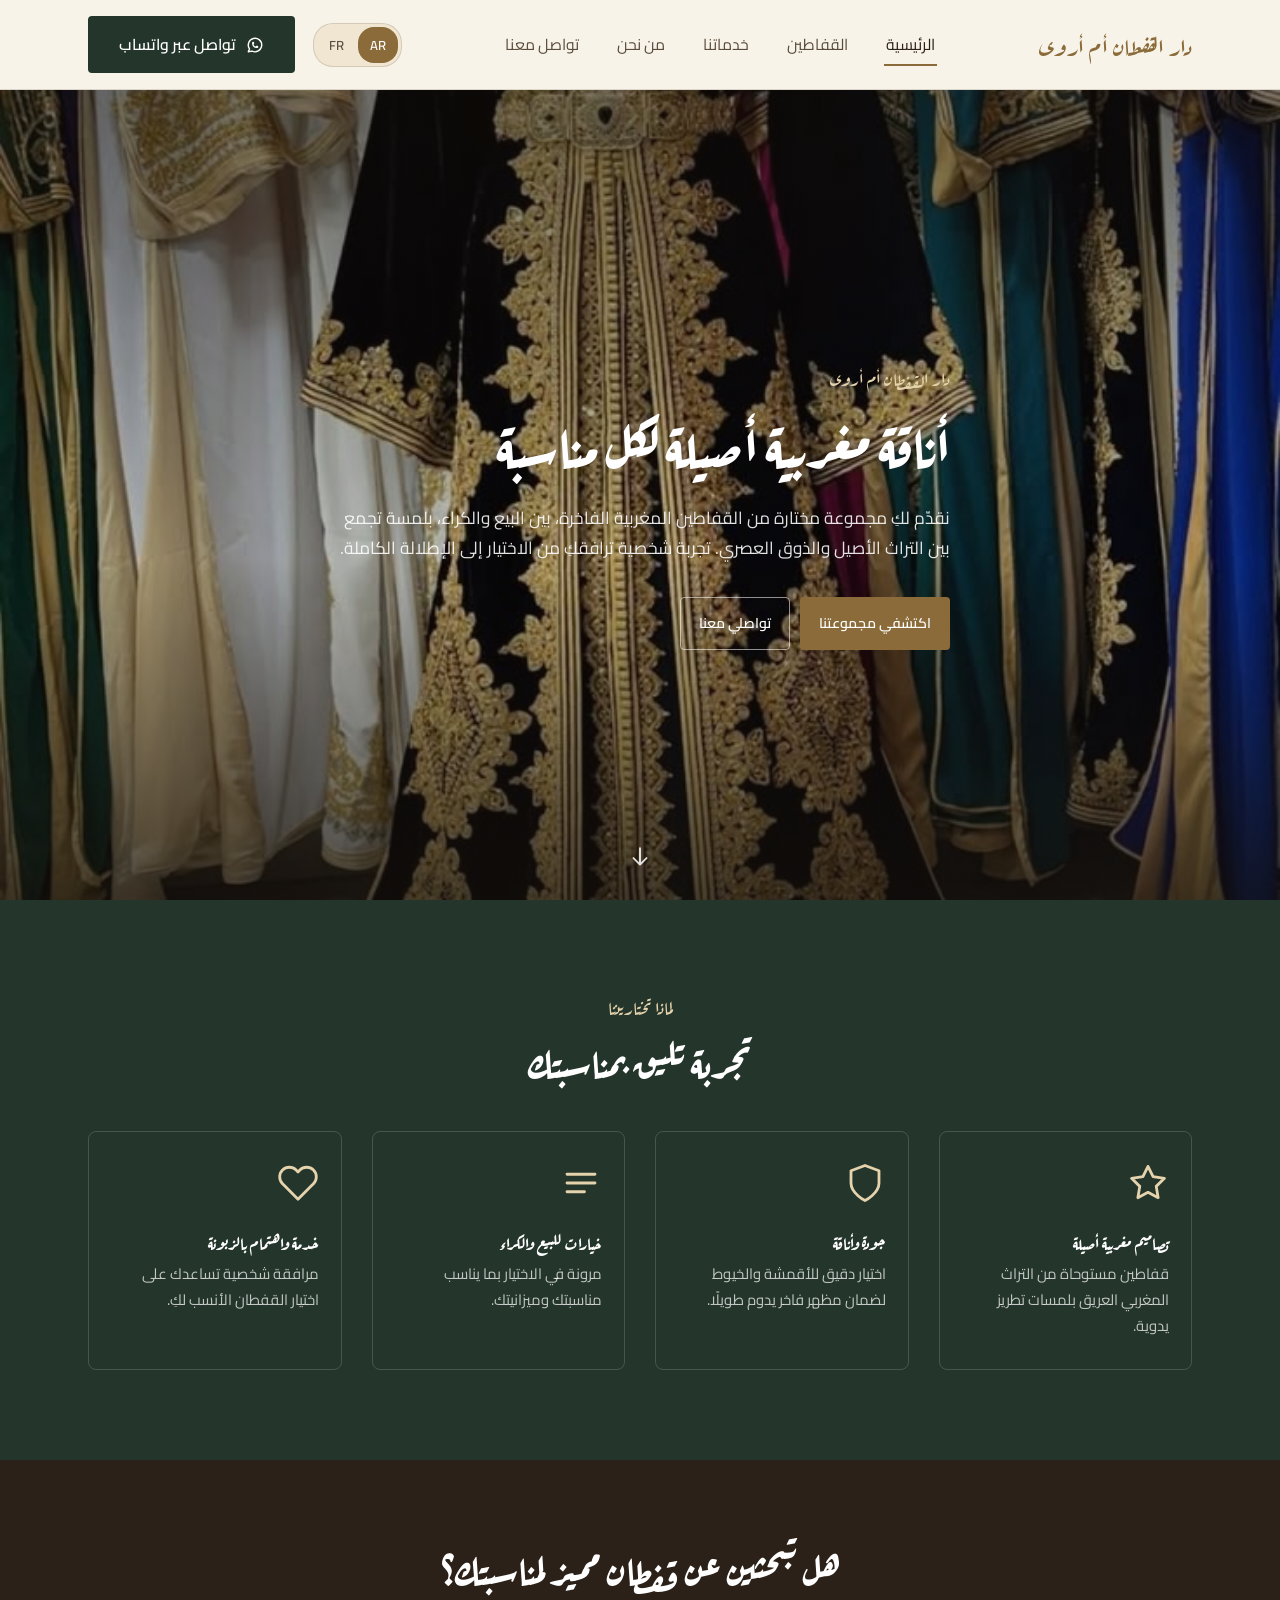
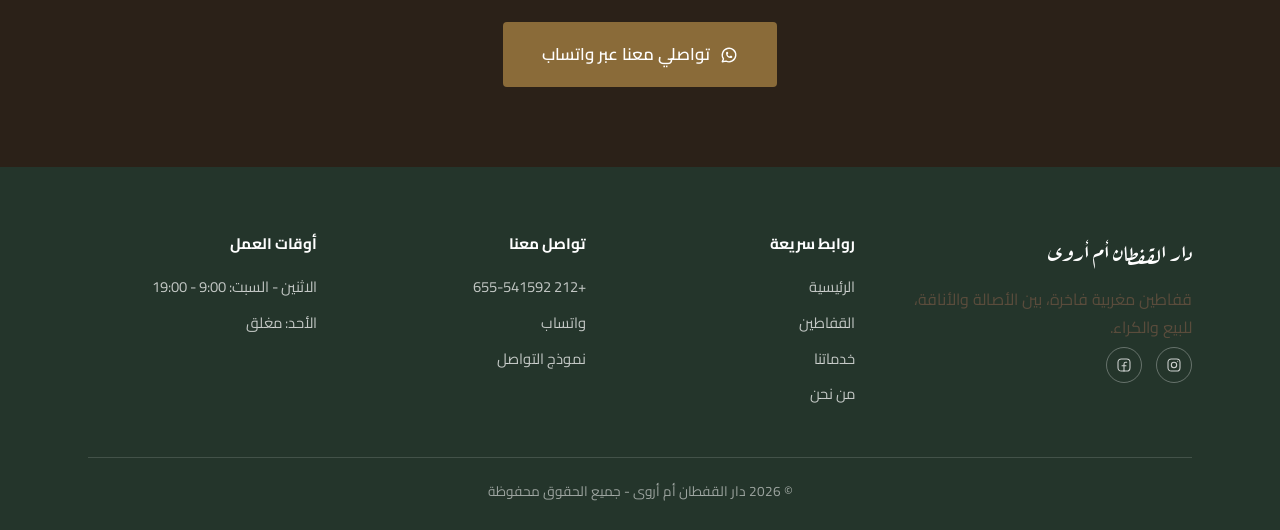
<file: اخان.html>
<!DOCTYPE html>
<html lang="ar" dir="rtl">
<head>
<meta charset="UTF-8">
<meta name="viewport" content="width=device-width, initial-scale=1.0">
<title data-i18n="idx_title">دار القفطان أم أروى | قفاطين مغربية فاخرة للبيع والكراء</title>
<meta name="description" content="دار القفطان أم أروى، محل متخصص في بيع وكراء القفاطين المغربية الفاخرة.بمدينة تاحناوت  تصاميم أصيلة لكل مناسبة." data-i18n-attr="content:idx_meta_desc">
<link rel="preconnect" href="https://fonts.googleapis.com">
<link rel="preconnect" href="https://fonts.gstatic.com" crossorigin>
<link href="https://fonts.googleapis.com/css2?family=Aref+Ruqaa:wght@400;700&family=Cormorant+Garamond:ital,wght@1,600&family=Cairo:wght@400;500;600;700&display=swap" rel="stylesheet">
<link rel="stylesheet" href="style.css">
</head>
<body>

<!-- ============ Header / Navbar ============ -->
<header class="site-header">
  <div class="nav-wrap">
    <a href="index.html" class="logo"><span data-i18n="brand_prefix">دار القفطان</span> <span data-i18n="brand_name">أم أروى</span></a>

    <nav class="nav-links">
      <a href="index.html" class="active" data-i18n="nav_home">الرئيسية</a>
      <a href="caftans.html" data-i18n="nav_caftans">القفاطين</a>
      <a href="services.html" data-i18n="nav_services">خدماتنا</a>
      <a href="about.html" data-i18n="nav_about">من نحن</a>
      <a href="contact.html" data-i18n="nav_contact">تواصل معنا</a>
    </nav>

    <div class="nav-cta">
      <div class="lang-switch" role="group" data-i18n-attr="aria-label:lang_switch_aria">
        <button type="button" class="lang-btn active" data-lang="ar">AR</button>
        <button type="button" class="lang-btn" data-lang="fr">FR</button>
      </div>
      <a class="btn btn-whatsapp" href="https://wa.me/212655541592" target="_blank" rel="noopener">
        <svg viewBox="0 0 24 24" fill="none" stroke="currentColor" stroke-width="1.8" stroke-linecap="round" stroke-linejoin="round"><path d="M3 21l1.65-3.8a9 9 0 1 1 3.4 2.9L3 21"/><path d="M9 10a.5.5 0 0 0 1 0v-1a.5.5 0 0 0-1 0v1a5 5 0 0 0 5 5h1a.5.5 0 0 0 0-1h-1a.5.5 0 0 0 0 1"/></svg>
        <span data-i18n="whatsapp_short">تواصل عبر واتساب</span>
      </a>
    </div>

    <button class="hamburger" aria-label="فتح القائمة" data-i18n-attr="aria-label:hamburger_aria">
      <span></span><span></span><span></span>
    </button>
  </div>

  <div class="mobile-panel">
    <a href="index.html" data-i18n="nav_home">الرئيسية</a>
    <a href="caftans.html" data-i18n="nav_caftans">القفاطين</a>
    <a href="services.html" data-i18n="nav_services">خدماتنا</a>
    <a href="about.html" data-i18n="nav_about">من نحن</a>
    <a href="contact.html" data-i18n="nav_contact">تواصل معنا</a>
    <a href="https://wa.me/212655541592" target="_blank" rel="noopener" style="color:var(--gold-deep); font-weight:700;" data-i18n="whatsapp_short">تواصل عبر واتساب</a>
    <div class="lang-switch" role="group" data-i18n-attr="aria-label:lang_switch_aria">
      <button type="button" class="lang-btn active" data-lang="ar">AR</button>
      <button type="button" class="lang-btn" data-lang="fr">FR</button>
    </div>
  </div>
</header>

<!-- ============ Hero ============ -->
<section class="hero">
  <div class="hero-image-wrap">
    <img src="The best hero.jpg" alt="قفطان مغربي فاخر بتصميم متدفق">
  </div>
  <div class="hero-overlay"></div>

  <div class="container hero-inner">
    <div class="hero-text">
      <span class="eyebrow-gold" data-i18n="brand_full">دار القفطان أم أروى</span>
      <h1 data-i18n="idx_hero_h1">أناقة مغربية أصيلة لكل مناسبة</h1>
      <p data-i18n="idx_hero_p">نقدّم لكِ مجموعة مختارة من القفاطين المغربية الفاخرة، بين البيع والكراء، بلمسة تجمع بين التراث الأصيل والذوق العصري. تجربة شخصية ترافقكِ من الاختيار إلى الإطلالة الكاملة.</p>
      <div class="hero-actions">
        <a href="caftans.html" class="btn btn-gold" data-i18n="idx_hero_cta1">اكتشفي مجموعتنا</a>
        <a href="contact.html" class="btn btn-outline-light" data-i18n="idx_hero_cta2">تواصلي معنا</a>
      </div>
    </div>
  </div>

  <a href="#why-us" class="hero-scroll" aria-label="مرري للأسفل لمشاهدة المزيد" data-i18n-attr="aria-label:idx_hero_scroll_aria">
    <svg viewBox="0 0 24 24" fill="none" stroke="currentColor" stroke-width="1.8" stroke-linecap="round" stroke-linejoin="round"><path d="M12 4v15M12 19l-6-6M12 19l6-6"/></svg>
  </a>
</section>

<!-- ============ Why us ============ -->
<section class="why-us" id="why-us">
  <div class="container">
    <div class="section-head center">
      <span class="eyebrow-gold" data-i18n="idx_why_eyebrow">لماذا تختاريننا</span>
      <h2 data-i18n="idx_why_h2">تجربة تليق بمناسبتك</h2>
    </div>
    <div class="why-grid">
      <div class="why-item">
        <svg class="icon" viewBox="0 0 24 24" fill="none" stroke="currentColor" stroke-width="1.6" stroke-linecap="round" stroke-linejoin="round"><path d="M12 2.5l2.9 5.9 6.5.95-4.7 4.58 1.1 6.47L12 17.35 6.2 20.4l1.1-6.47L2.6 9.35l6.5-.95L12 2.5z"/></svg>
        <h3 data-i18n="idx_why1_h3">تصاميم مغربية أصيلة</h3>
        <p data-i18n="idx_why1_p">قفاطين مستوحاة من التراث المغربي العريق بلمسات تطريز يدوية.</p>
      </div>
      <div class="why-item">
        <svg class="icon" viewBox="0 0 24 24" fill="none" stroke="currentColor" stroke-width="1.6" stroke-linecap="round" stroke-linejoin="round"><path d="M12 22s8-4 8-10V5l-8-3-8 3v7c0 6 8 10 8 10z"/></svg>
        <h3 data-i18n="idx_why2_h3">جودة وأناقة</h3>
        <p data-i18n="idx_why2_p">اختيار دقيق للأقمشة والخيوط لضمان مظهر فاخر يدوم طويلًا.</p>
      </div>
      <div class="why-item">
        <svg class="icon" viewBox="0 0 24 24" fill="none" stroke="currentColor" stroke-width="1.6" stroke-linecap="round" stroke-linejoin="round"><path d="M4 7h16M4 12h16M4 17h10"/></svg>
        <h3 data-i18n="idx_why3_h3">خيارات للبيع والكراء</h3>
        <p data-i18n="idx_why3_p">مرونة في الاختيار بما يناسب مناسبتك وميزانيتك.</p>
      </div>
      <div class="why-item">
        <svg class="icon" viewBox="0 0 24 24" fill="none" stroke="currentColor" stroke-width="1.6" stroke-linecap="round" stroke-linejoin="round"><path d="M20.84 4.61a5.5 5.5 0 0 0-7.78 0L12 5.67l-1.06-1.06a5.5 5.5 0 0 0-7.78 7.78l1.06 1.06L12 21.23l7.78-7.78 1.06-1.06a5.5 5.5 0 0 0 0-7.78z"/></svg>
        <h3 data-i18n="idx_why4_h3">خدمة واهتمام بالزبونة</h3>
        <p data-i18n="idx_why4_p">مرافقة شخصية تساعدك على اختيار القفطان الأنسب لكِ.</p>
      </div>
    </div>
  </div>
</section>

<!-- ============ CTA ============ -->
<section class="cta-banner">
  <div class="container">
    <h2 data-i18n="idx_cta_h2">هل تبحثين عن قفطان مميز لمناسبتك؟</h2>
    <a class="btn btn-gold" href="https://wa.me/212655541592" target="_blank" rel="noopener">
      <svg viewBox="0 0 24 24" fill="none" stroke="currentColor" stroke-width="1.8" stroke-linecap="round" stroke-linejoin="round"><path d="M3 21l1.65-3.8a9 9 0 1 1 3.4 2.9L3 21"/><path d="M9 10a.5.5 0 0 0 1 0v-1a.5.5 0 0 0-1 0v1a5 5 0 0 0 5 5h1a.5.5 0 0 0 0-1h-1a.5.5 0 0 0 0 1"/></svg>
      <span data-i18n="cta_whatsapp">تواصلي معنا عبر واتساب</span>
    </a>
  </div>
</section>

<!-- ============ Footer ============ -->
<footer class="site-footer">
  <div class="container">
    <div class="footer-grid">
      <div>
        <div class="footer-logo" data-i18n="brand_full">دار القفطان أم أروى</div>
        <p data-i18n="footer_tagline">قفاطين مغربية فاخرة، بين الأصالة والأناقة، للبيع والكراء.</p>
        <div class="footer-social">
          <a href="#" aria-label="Instagram"><svg viewBox="0 0 24 24" fill="none" stroke="currentColor" stroke-width="1.6" stroke-linecap="round" stroke-linejoin="round"><rect x="3" y="3" width="18" height="18" rx="5"/><circle cx="12" cy="12" r="4"/><circle cx="17.5" cy="6.5" r="0.8" fill="currentColor" stroke="none"/></svg></a>
          <a href="#" aria-label="Facebook"><svg viewBox="0 0 24 24" fill="none" stroke="currentColor" stroke-width="1.6" stroke-linecap="round" stroke-linejoin="round"><rect x="3" y="3" width="18" height="18" rx="5"/><path d="M16 8h-1.5a2.5 2.5 0 0 0-2.5 2.5V21M9 13h6"/></svg></a>
        </div>
      </div>
      <div class="footer-col">
        <h4 data-i18n="footer_quicklinks">روابط سريعة</h4>
        <a href="index.html" data-i18n="nav_home">الرئيسية</a>
        <a href="caftans.html" data-i18n="nav_caftans">القفاطين</a>
        <a href="services.html" data-i18n="nav_services">خدماتنا</a>
        <a href="about.html" data-i18n="nav_about">من نحن</a>
      </div>
      <div class="footer-col">
        <h4 data-i18n="footer_contact_title">تواصل معنا</h4>
        <a href="tel:+212655541592">+212 655-541592</a>
        <a href="https://wa.me/212655541592" target="_blank" rel="noopener" data-i18n="footer_whatsapp_label">واتساب</a>
        <a href="contact.html" data-i18n="footer_contact_form">نموذج التواصل</a>
      </div>
      <div class="footer-col">
        <h4 data-i18n="footer_hours_title">أوقات العمل</h4>
        <p data-i18n="footer_hours_weekdays">الاثنين - السبت: 9:00 - 19:00</p>
        <p data-i18n="footer_hours_sunday">الأحد: مغلق</p>
      </div>
    </div>
    <div class="footer-bottom" data-i18n="footer_copyright">© 2026 دار القفطان أم أروى - جميع الحقوق محفوظة</div>
  </div>
</footer>

<script src="i18n.js"></script>
<script src="script.js"></script>
</body>
</html>
</file>
<file: style.css>
/* ==========================================================================
   دار القفطان أم أروى — Stylesheet
   Design language: Moroccan riad-arch imagery, antique gold on ivory,
   deep emerald for grounding sections. Two typefaces only:
   "Aref Ruqaa" (calligraphic serif) for display, "Cairo" for everything else.
   ========================================================================== */

:root {
  /* Color tokens */
  --cream: #F8F3E8;
  --cream-deep: #F0E6D2;
  --ink: #2B2118;
  --ink-soft: #5A4C3C;
  --gold: #AD8A50;
  --gold-deep: #8A6B39;
  --gold-pale: #E4D3AC;
  --green: #24352B;
  --green-soft: #33473A;
  --white: #FFFFFF;
  --line: rgba(43, 33, 24, 0.14);

  /* Type */
  --font-display: "Aref Ruqaa", serif;
  --font-body: "Cairo", sans-serif;

  /* Layout */
  --max-width: 1160px;
  --arch-radius: 260px 260px 12px 12px;
  --arch-radius-sm: 160px 160px 8px 8px;
}

/* ---------- Reset ---------- */
* { box-sizing: border-box; margin: 0; padding: 0; }

html { scroll-behavior: smooth; }

body {
  font-family: var(--font-body);
  background: var(--cream);
  color: var(--ink);
  line-height: 1.75;
  font-size: 16px;
  direction: rtl;
  text-align: right;
  -webkit-font-smoothing: antialiased;
}

img { max-width: 100%; display: block; }

a { color: inherit; text-decoration: none; }

ul { list-style: none; }

button { font-family: inherit; cursor: pointer; }

.container {
  max-width: var(--max-width);
  margin: 0 auto;
  padding: 0 28px;
}

/* Respect reduced motion */
@media (prefers-reduced-motion: reduce) {
  html { scroll-behavior: auto; }
  * { animation-duration: 0.01ms !important; transition-duration: 0.01ms !important; }
}

/* Visible keyboard focus */
a:focus-visible,
button:focus-visible,
input:focus-visible,
textarea:focus-visible {
  outline: 2px solid var(--gold-deep);
  outline-offset: 3px;
}

/* ---------- Typography ---------- */
h1, h2, h3, .display {
  font-family: var(--font-display);
  font-weight: 700;
  color: var(--ink);
  line-height: 1.35;
}

h1 { font-size: clamp(2.4rem, 4.6vw, 3.6rem); }
h2 { font-size: clamp(1.9rem, 3.2vw, 2.5rem); }
h3 { font-size: 1.35rem; }

p { color: var(--ink-soft); max-width: 62ch; }

.eyebrow-gold {
  display: inline-block;
  color: var(--gold-deep);
  font-family: var(--font-display);
  font-size: 1.15rem;
  margin-bottom: 10px;
}

.section-head {
  max-width: 640px;
  margin-bottom: 44px;
}
.section-head.center {
  margin-left: auto;
  margin-right: auto;
  text-align: center;
}
.section-head p { margin-top: 14px; }
.section-head.center p { margin-left: auto; margin-right: auto; }

/* ---------- Buttons ---------- */
.btn {
  display: inline-flex;
  align-items: center;
  gap: 10px;
  padding: 14px 30px;
  border-radius: 4px;
  font-weight: 600;
  font-size: 0.98rem;
  border: 1.5px solid transparent;
  transition: transform 0.2s ease, background 0.2s ease, color 0.2s ease, border-color 0.2s ease;
}
.btn:hover { transform: translateY(-2px); }

.btn-gold {
  background: var(--gold-deep);
  color: var(--white);
}
.btn-gold:hover { background: var(--ink); }

.btn-outline {
  border-color: var(--ink);
  color: var(--ink);
  background: transparent;
}
.btn-outline:hover { border-color: var(--gold-deep); color: var(--gold-deep); }

.btn-outline-light {
  border-color: rgba(255,255,255,0.55);
  color: var(--white);
}
.btn-outline-light:hover { border-color: var(--gold-pale); color: var(--gold-pale); }

.btn-whatsapp {
  background: var(--green);
  color: var(--white);
}
.btn-whatsapp:hover { background: var(--gold-deep); }

.btn svg { width: 18px; height: 18px; flex-shrink: 0; }

/* ---------- Header / Nav ---------- */
.site-header {
  position: sticky;
  top: 0;
  z-index: 50;
  background: rgba(248, 243, 232, 0.94);
  backdrop-filter: blur(6px);
  border-bottom: 1px solid var(--line);
}

.nav-wrap {
  display: flex;
  align-items: center;
  justify-content: space-between;
  padding: 16px 28px;
  max-width: var(--max-width);
  margin: 0 auto;
}

.logo {
  font-family: var(--font-display);
  font-size: 1.5rem;
  color: var(--ink);
  letter-spacing: 0.5px;
}
.logo span { color: var(--gold-deep); }

.nav-links {
  display: flex;
  align-items: center;
  gap: 34px;
}

.nav-links a {
  font-size: 0.98rem;
  color: var(--ink-soft);
  position: relative;
  padding: 4px 2px;
}
.nav-links a:hover,
.nav-links a.active { color: var(--ink); }
.nav-links a.active::after {
  content: "";
  position: absolute;
  right: 0; left: 0;
  bottom: -4px;
  height: 2px;
  background: var(--gold-deep);
}

.nav-cta { display: flex; align-items: center; gap: 18px; }

.hamburger {
  display: none;
  flex-direction: column;
  gap: 5px;
  background: none;
  border: none;
  padding: 8px;
}
.hamburger span {
  width: 24px;
  height: 2px;
  background: var(--ink);
  transition: transform 0.25s ease, opacity 0.25s ease;
}

.mobile-panel {
  display: none;
  flex-direction: column;
  padding: 10px 28px 26px;
  border-top: 1px solid var(--line);
  background: var(--cream);
}
.mobile-panel a {
  padding: 13px 0;
  border-bottom: 1px solid var(--line);
  color: var(--ink-soft);
  font-size: 1.02rem;
}
.mobile-panel a:last-of-type { border-bottom: none; }

body.menu-open .mobile-panel { display: flex; }
body.menu-open .hamburger span:nth-child(1) { transform: translateY(7px) rotate(45deg); }
body.menu-open .hamburger span:nth-child(2) { opacity: 0; }
body.menu-open .hamburger span:nth-child(3) { transform: translateY(-7px) rotate(-45deg); }

/* ---------- Hero ---------- */
.hero {
  position: relative;
  min-height: calc(100vh - var(--header-h, 84px));
  min-height: calc(100svh - var(--header-h, 84px));
  display: flex;
  align-items: center;
  padding: 0;
  overflow: hidden;
  color: var(--white);
}

.hero-image-wrap {
  position: absolute;
  inset: 0;
  z-index: 0;
}
.hero-image-wrap img {
  width: 100%;
  height: 100%;
  object-fit: cover;
  border-radius: 0;
  box-shadow: none;
}

.hero-overlay {
  position: absolute;
  inset: 0;
  z-index: 1;
  background:
    linear-gradient(0deg, rgba(20,15,10,0.75) 0%, rgba(20,15,10,0.25) 42%, rgba(20,15,10,0.55) 100%);
}

.hero .container.hero-inner {
  position: relative;
  z-index: 2;
  display: block;
  padding: 110px 0 90px;
}

.hero-text { max-width: 680px; }
.hero-text .eyebrow-gold { display: block; color: var(--gold-pale); }
.hero-text h1 { margin-bottom: 22px; color: var(--white); }
.hero-text p { font-size: 1.08rem; margin-bottom: 34px; color: rgba(255,255,255,0.88); }
.hero-actions { display: flex; flex-wrap: wrap; gap: 10px; }
.hero-actions .btn { padding: 13px 18px; font-size: 0.88rem; white-space: nowrap; }
@media (max-width: 480px) {
  .hero-actions { gap: 8px; }
  .hero-actions .btn { padding: 11px 13px; font-size: 0.8rem; }

  html[lang="fr"] .logo { font-size: 1.05rem; }
}

.hero-scroll {
  position: absolute;
  left: 50%;
  bottom: 30px;
  z-index: 2;
  transform: translateX(-50%);
  color: var(--white);
  opacity: 0.85;
  animation: heroScrollBounce 1.8s ease-in-out infinite;
}
.hero-scroll svg { width: 26px; height: 26px; display: block; }
@keyframes heroScrollBounce {
  0%, 100% { transform: translate(-50%, 0); }
  50% { transform: translate(-50%, 10px); }
}


/* ---------- About strip ---------- */
.about-strip {
  padding: 90px 0;
  background: var(--cream-deep);
}
.about-strip .container {
  display: grid;
  grid-template-columns: 0.85fr 1.15fr;
  gap: 60px;
  align-items: center;
}
.about-strip img {
  width: 100%;
  aspect-ratio: 4 / 5;
  object-fit: cover;
  border-radius: var(--arch-radius-sm);
}
.about-strip p { margin-bottom: 16px; }

/* ---------- Product / caftan cards ---------- */
.section { padding: 96px 0; }

.card-grid {
  display: grid;
  grid-template-columns: repeat(3, 1fr);
  gap: 34px;
}

.caftan-card {
  background: var(--white);
  border: 1px solid var(--line);
  border-radius: 10px;
  overflow: hidden;
  display: flex;
  flex-direction: column;
}

.caftan-card .img-wrap {
  aspect-ratio: 4 / 5;
  overflow: hidden;
  border-radius: 0;
  margin: 14px 14px 0;
}
.caftan-card img { width: 100%; height: 100%; object-fit: cover; }

.caftan-card .card-body {
  padding: 22px 20px 26px;
  display: flex;
  flex-direction: column;
  gap: 10px;
  flex: 1;
}

.tag {
  display: inline-flex;
  align-self: flex-start;
  font-size: 0.8rem;
  color: var(--gold-deep);
  border: 1px solid var(--gold);
  border-radius: 30px;
  padding: 4px 14px;
}

.price-row {
  display: flex;
  align-items: center;
  justify-content: space-between;
  gap: 10px;
}
.price {
  font-weight: 700;
  color: var(--ink);
  font-size: 0.98rem;
  white-space: nowrap;
  text-decoration: underline;
}

.modal-price-row {
  display: flex;
  align-items: center;
  justify-content: space-between;
  gap: 10px;
  margin-bottom: 14px;
}
.modal-price-row .modal-tag { margin-bottom: 0; }
.modal-price-row .modal-price { font-size: 1.1rem; }

.caftan-card h3 { font-size: 1.2rem; }
.caftan-card p { font-size: 0.94rem; margin-bottom: 6px; }

.card-link {
  margin-top: auto;
  font-weight: 700;
  color: var(--ink);
  border-bottom: 1.5px solid var(--gold-deep);
  align-self: flex-start;
  padding-bottom: 2px;
  font-size: 0.94rem;
}
.card-link:hover { color: var(--gold-deep); }

.section-footer-link {
  text-align: center;
  margin-top: 50px;
}

/* ---------- Why us ---------- */
.why-us {
  background: var(--green);
  padding: 90px 0;
}
.why-us .section-head h2,
.why-us .section-head p { color: var(--white); }
.why-us .section-head p { color: rgba(255,255,255,0.75); }
.why-us .eyebrow-gold { color: var(--gold-pale); }

.why-grid {
  display: grid;
  grid-template-columns: repeat(4, 1fr);
  gap: 30px;
}
.why-item {
  padding: 30px 22px;
  border: 1px solid rgba(255,255,255,0.16);
  border-radius: 8px;
}
.why-item .icon {
  width: 42px; height: 42px;
  margin-bottom: 18px;
  color: var(--gold-pale);
}
.why-item h3 { color: var(--white); font-size: 1.08rem; margin-bottom: 8px; }
.why-item p { color: rgba(255,255,255,0.72); font-size: 0.93rem; }

/* ---------- CTA banner ---------- */
.cta-banner {
  background: var(--ink);
  padding: 80px 0;
  text-align: center;
}
.cta-banner h2 { color: var(--white); margin-bottom: 28px; }
.cta-banner .btn-gold { font-size: 1.05rem; padding: 17px 38px; }

/* ---------- Footer ---------- */
.site-footer {
  background: var(--green);
  color: rgba(255,255,255,0.78);
  padding: 64px 0 26px;
}
.footer-grid {
  display: grid;
  grid-template-columns: 1.3fr 1fr 1fr 1fr;
  gap: 40px;
  padding-bottom: 40px;
  border-bottom: 1px solid rgba(255,255,255,0.14);
}
.footer-logo {
  font-family: var(--font-display);
  color: var(--white);
  font-size: 1.4rem;
  margin-bottom: 14px;
}
.footer-col h4 {
  color: var(--white);
  font-size: 0.95rem;
  margin-bottom: 16px;
  font-weight: 700;
}
.footer-col a, .footer-col p { display: block; font-size: 0.92rem; margin-bottom: 10px; color: rgba(255,255,255,0.72); }
.footer-col a:hover { color: var(--gold-pale); }
.footer-social { display: flex; gap: 14px; margin-top: 6px; }
.footer-social a {
  width: 36px; height: 36px;
  border: 1px solid rgba(255,255,255,0.3);
  border-radius: 50%;
  display: flex; align-items: center; justify-content: center;
}
.footer-social svg { width: 16px; height: 16px; }
.footer-bottom {
  padding-top: 22px;
  font-size: 0.85rem;
  text-align: center;
  color: rgba(255,255,255,0.55);
}

/* ---------- Page header (inner pages) ---------- */
.page-header {
  padding: 62px 0 50px;
  text-align: center;
  border-bottom: 1px solid var(--line);
}
.page-header .eyebrow-gold { display: block; }
.page-header p { margin: 14px auto 0; }

/* ---------- Caftans / gallery page ---------- */
.filter-wrap {
  display: flex;
  flex-direction: column;
  align-items: center;
  gap: 14px;
  padding: 44px 0 0;
}
.filter-label {
  font-size: 0.82rem;
  letter-spacing: 0.04em;
  color: var(--ink-soft);
}
.filter-bar {
  display: inline-flex;
  gap: 4px;
  padding: 5px;
  background: var(--white);
  border: 1px solid var(--line);
  border-radius: 40px;
  box-shadow: 0 4px 18px rgba(0, 0, 0, 0.04);
  max-width: 100%;
}
.filter-btn {
  display: inline-flex;
  align-items: center;
  justify-content: center;
  gap: 8px;
  min-width: 112px;
  background: transparent;
  border: 0;
  padding: 10px 22px;
  border-radius: 30px;
  font-size: 0.95rem;
  font-weight: 600;
  color: var(--ink-soft);
  cursor: pointer;
  transition: background 0.25s ease, color 0.25s ease;
}
.filter-btn:hover { color: var(--ink); background: rgba(0, 0, 0, 0.04); }
.filter-btn:focus-visible { outline: 2px solid var(--gold); outline-offset: 2px; }
.filter-btn.active,
.filter-btn.active:hover {
  background: var(--ink);
  color: var(--white);
}
.filter-count {
  min-width: 22px;
  padding: 1px 7px;
  border-radius: 12px;
  background: rgba(0, 0, 0, 0.07);
  font-size: 0.75rem;
  font-weight: 600;
  line-height: 1.6;
  text-align: center;
}
.filter-count:empty { display: none; }
.filter-btn.active .filter-count { background: rgba(255, 255, 255, 0.2); }

@media (max-width: 480px) {
  .filter-bar { width: 100%; }
  .filter-btn { flex: 1; min-width: 0; padding: 10px 8px; font-size: 0.88rem; }
}

.gallery-grid {
  display: grid;
  grid-template-columns: repeat(3, 1fr);
  gap: 34px;
  padding: 50px 0 100px;
}
.gallery-grid .caftan-card { cursor: pointer; }
.gallery-grid .caftan-card.hidden { display: none; }

/* ---------- Modal (caftan detail) ---------- */
.modal-overlay {
  position: fixed; inset: 0;
  background: rgba(43, 33, 24, 0.6);
  display: none;
  align-items: center;
  justify-content: center;
  padding: 24px;
  z-index: 100;
}
.modal-overlay.open { display: flex; }

.modal-box {
  background: var(--cream);
  border-radius: 14px;
  max-width: 780px;
  width: 100%;
  max-height: 90vh;
  overflow-y: auto;
  display: grid;
  grid-template-columns: 1fr 1fr;
  position: relative;
}
.modal-box img {
  width: 100%;
  height: 100%;
  min-height: 320px;
  object-fit: cover;
  border-radius: 14px 0 0 14px;
}
.modal-info { padding: 36px 30px; }
.modal-info .tag { margin-bottom: 14px; }
.modal-info h3 { font-size: 1.5rem; margin-bottom: 12px; }
.modal-info p { margin-bottom: 22px; }
.modal-close {
  position: absolute;
  top: 16px; left: 16px;
  width: 34px; height: 34px;
  background: var(--white);
  border-radius: 50%;
  display: flex; align-items: center; justify-content: center;
  border: 1px solid var(--line);
  font-size: 1.1rem;
  color: var(--ink);
}

/* ---------- Services page ---------- */
.services-grid {
  display: grid;
  grid-template-columns: repeat(3, 1fr);
  gap: 30px;
}
.service-card {
  background: var(--white);
  border: 1px solid var(--line);
  border-radius: 10px;
  padding: 40px 30px;
}
.service-card .icon {
  width: 46px; height: 46px;
  color: var(--gold-deep);
  margin-bottom: 22px
}
.service-card h3 { margin-bottom: 12px; }
.service-card p { font-size: 0.95rem; }

/* ---------- About page ---------- */
.about-hero {
  padding: 70px 0 30px;
}
.about-hero .container {
  display: block;
  max-width: 720px;
  margin: 0 auto;
  text-align: center;
}
.about-hero p { margin-bottom: 16px; }

.mission-vision {
  padding: 30px 0 100px;
}
.mv-grid {
  display: grid;
  grid-template-columns: 1fr 1fr;
  gap: 30px;
}
.mv-card {
  background: var(--cream-deep);
  border-radius: 10px;
  padding: 36px 32px;
  border-right: 3px solid var(--gold-deep);
}
.mv-card h3 { margin-bottom: 12px; }
.mv-card p { font-size: 0.96rem; }

/* ---------- Contact page ---------- */
.contact-wrap {
  padding: 60px 0 100px;
  display: grid;
  grid-template-columns: 1fr;
  gap: 56px;
  max-width: 620px;
  margin: 0 auto;
}
.contact-info-card {
  background: var(--green);
  color: var(--white);
  border-radius: 12px;
  padding: 40px 34px;
}
.contact-info-card h3 { color: var(--white); font-size: 1.15rem; margin: 26px 0 14px; }
.contact-info-card h3:first-of-type { margin-top: 4px; }
.contact-info-card p, .contact-info-card a { color: rgba(255,255,255,0.82); font-size: 0.96rem; }
.contact-row {
  display: flex;
  gap: 14px;
  align-items: flex-start;
  margin-bottom: 22px;
}
.contact-row .icon { width: 22px; height: 22px; flex-shrink: 0; color: var(--gold-pale); margin-top: 3px; }
.contact-actions { display: flex; flex-direction: column; gap: 14px; margin-top: 28px; }

.map-placeholder {
  margin-top: 26px;
  border-radius: 10px;
  overflow: hidden;
  border: 1px solid rgba(255,255,255,0.2);
}
.map-placeholder iframe { width: 100%; height: 220px; border: 0; filter: grayscale(0.3); }

/* ==========================================================================
   Responsive
   ========================================================================== */
@media (max-width: 980px) {
  .about-strip .container,
  .contact-wrap { grid-template-columns: 1fr; }
  .about-strip .container { text-align: center; }
  .about-strip img { max-width: 420px; margin: 0 auto; }

  .card-grid,
  .gallery-grid,
  .services-grid { grid-template-columns: repeat(2, 1fr); }

  .why-grid { grid-template-columns: repeat(2, 1fr); }
  .footer-grid { grid-template-columns: 1fr 1fr; }
  .mv-grid { grid-template-columns: 1fr; }
  .modal-box { grid-template-columns: 1fr; }
  .modal-box img { border-radius: 14px 14px 0 0; min-height: 240px; }
}

@media (max-width: 720px) {
  .nav-links, .nav-cta .btn { display: none; }
  .hamburger { display: flex; }

  .hero { min-height: calc(100svh - var(--header-h, 70px)); }
  .hero .container.hero-inner { padding: 80px 0 70px; }
  .hero-text h1 { font-size: 2.1rem; }

  .section { padding: 64px 0; }
  .about-strip { padding: 64px 0; }
  .why-us, .cta-banner { padding: 64px 0; }

  .card-grid,
  .gallery-grid,
  .services-grid,
  .why-grid { grid-template-columns: 1fr; }

  .footer-grid { grid-template-columns: 1fr; gap: 30px; }
  .contact-wrap { padding: 40px 0 70px; }
}

/* ---------- Language switcher ---------- */
.lang-switch {
  display: flex;
  align-items: center;
  gap: 2px;
  background: var(--cream-deep);
  border: 1px solid var(--line);
  border-radius: 20px;
  padding: 3px;
}
.lang-btn {
  background: transparent;
  border: none;
  color: var(--ink-soft);
  font-family: var(--font-body);
  font-size: 0.82rem;
  font-weight: 600;
  padding: 6px 12px;
  border-radius: 16px;
  transition: background 0.2s ease, color 0.2s ease;
}
.lang-btn:hover { color: var(--ink); }
.lang-btn.active {
  background: var(--gold-deep);
  color: var(--white);
}
.mobile-panel .lang-switch {
  margin: 14px 0 4px;
  align-self: flex-start;
}

@media (max-width: 720px) {
  .nav-cta .lang-switch { display: none; }
}

/* ---------- LTR support (French / English) ----------
   The site is designed RTL-first for Arabic; these rules flip the
   handful of direction-specific declarations when French or English
   is active, without altering the Arabic (default) experience. */
html[dir="ltr"] body {
  direction: ltr;
  text-align: left;
}
html[dir="ltr"] .mv-card {
  border-right: none;
  border-left: 3px solid var(--gold-deep);
}

/* French logo: "Aref Ruqaa" has no Latin glyphs, so the header name
   uses an elegant italic serif instead, sized to stay on one line. */
html[lang="fr"] .logo {
  font-family: "Cormorant Garamond", serif;
  font-style: italic;
  font-weight: 600;
  font-size: 1.3rem;
  white-space: nowrap;
  letter-spacing: 0.2px;
}


/* ---------- Spacing under page titles (all languages) ----------
   Global reset zeroes heading margins, so the h1 sat directly on the
   paragraph below it on the About page. */
.about-hero .eyebrow-gold { margin-bottom: 14px; }
.about-hero h1 { margin-bottom: 24px; }

/* ---------- French refinements ----------
   "Aref Ruqaa" has no Latin glyphs, so French headings fell back to a
   huge default serif. Use the same italic serif as the logo, at a
   calmer size, and keep buttons on a single line. */
html[lang="fr"] h1 {
  font-family: "Cormorant Garamond", serif;
  font-style: italic;
  font-weight: 600;
  font-size: clamp(2rem, 3.6vw, 2.8rem);
  line-height: 1.2;
}
html[lang="fr"] .hero-text { max-width: 620px; }
html[lang="fr"] .hero-text h1 { margin-bottom: 18px; }
html[lang="fr"] .hero-text p { font-size: 1rem; line-height: 1.7; margin-bottom: 28px; }

html[lang="fr"] .nav-links { gap: 24px; }
html[lang="fr"] .nav-links a { white-space: nowrap; font-size: 0.92rem; }
html[lang="fr"] .nav-cta { gap: 12px; }
html[lang="fr"] .nav-cta .btn-whatsapp {
  white-space: nowrap;
  padding: 11px 18px;
  font-size: 0.88rem;
  gap: 8px;
}

@media (max-width: 1100px) {
  html[lang="fr"] .nav-links { gap: 16px; }
  html[lang="fr"] .nav-links a { font-size: 0.86rem; }
  html[lang="fr"] .nav-cta .btn-whatsapp { padding: 10px 14px; font-size: 0.82rem; }
}

@media (max-width: 720px) {
  html[lang="fr"] .hero-text h1 { font-size: 1.9rem; }
  html[lang="fr"] .hero-text p { font-size: 0.95rem; }
}

/* ---------- French: WhatsApp / CTA buttons on one line ----------
   Covers the large banner button above the footer (index, services,
   caftans) and the buttons on the contact page. */
html[lang="fr"] .cta-banner h2 {
  font-family: "Cormorant Garamond", serif;
  font-style: italic;
  font-weight: 600;
  line-height: 1.25;
}
html[lang="fr"] .cta-banner .btn-gold,
html[lang="fr"] .contact-actions .btn,
html[lang="fr"] .modal-info .btn {
  white-space: nowrap;
  font-size: 0.95rem;
  padding: 14px 26px;
  gap: 8px;
}

@media (max-width: 480px) {
  html[lang="fr"] .cta-banner .btn-gold,
  html[lang="fr"] .contact-actions .btn,
  html[lang="fr"] .modal-info .btn {
    font-size: 0.85rem;
    padding: 12px 16px;
  }
}
</file>
